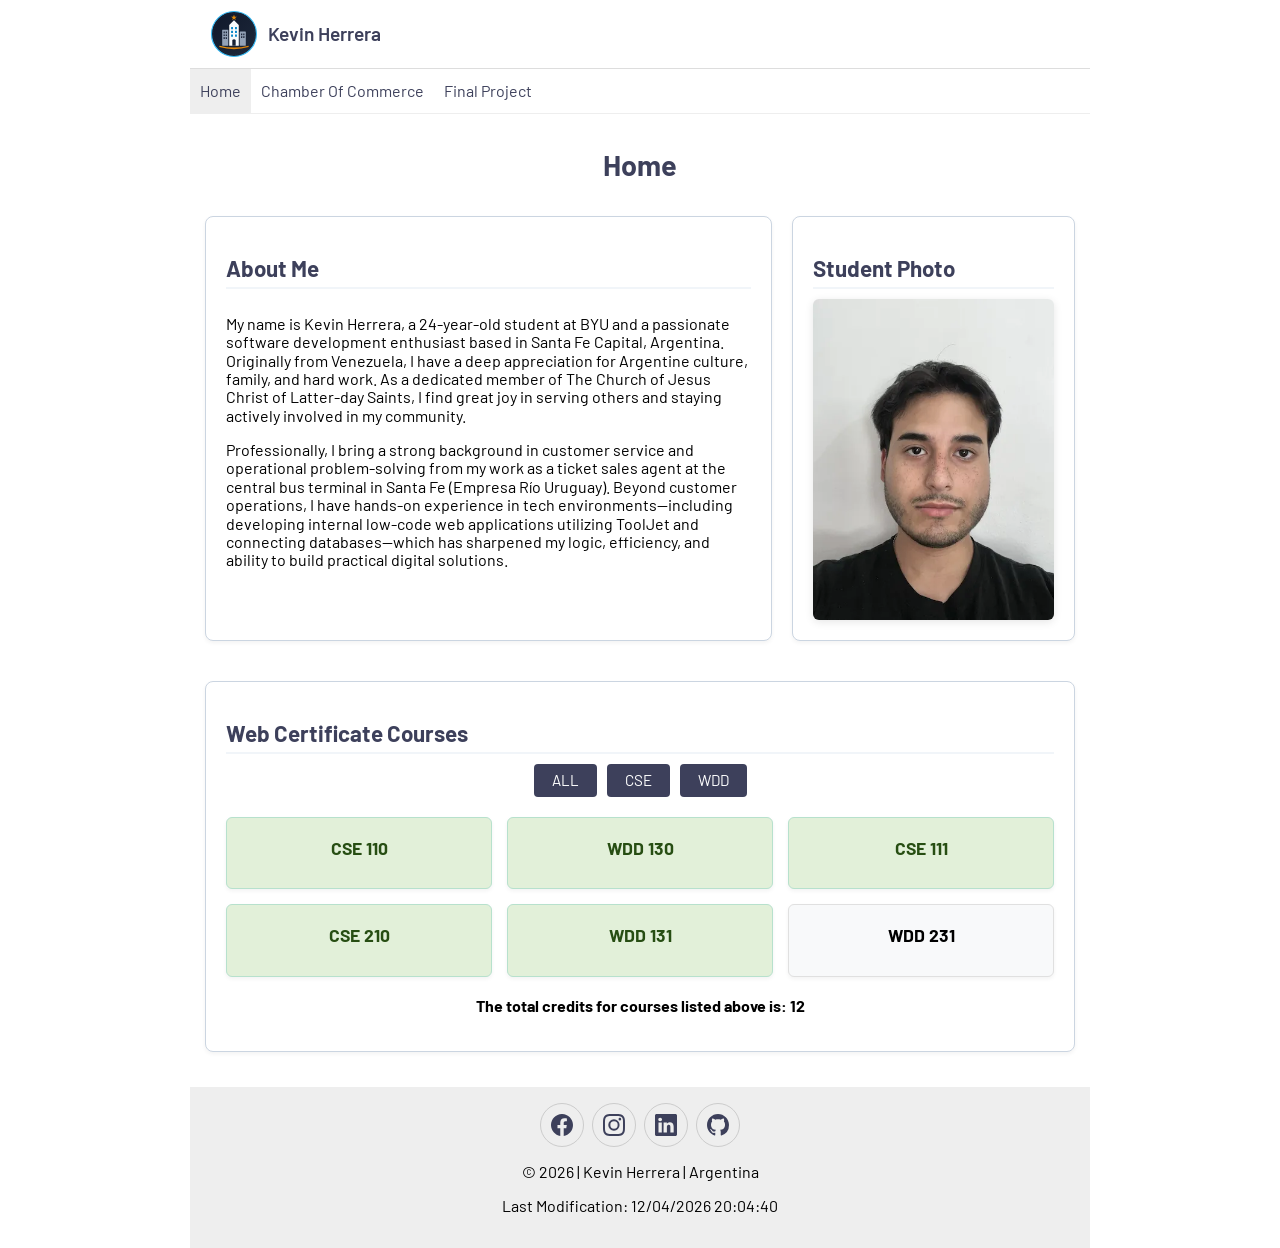
<file: index.html>
<!DOCTYPE html>
<html lang="en">
<head>
    <meta charset="UTF-8">
    <meta name="viewport" content="width=device-width, initial-scale=1.0">
    <title>Course Home Page</title>
    <meta name="description" content="Portfolio and course project home page for Kevin Herrera, web development student at BYU-Pathway Worldwide.">
    <meta name="author" content="Kevin Herrera">
    <meta name="date" content="2026-11-02">
    <link rel="icon" href="favicon.ico"> <!-- Favorite Icon (argentinian flag) -->

    <!-- Article Metadata -->
    <meta property="article:published_time" content="2026-11-02T00:00:00Z">

    <!-- Open Graph Meta Tags -->
    <meta property="og:title" content="WDD 231 - Web Frontend Development I - Kevin Herrera">
    <meta property="og:description" content="Course project homepage for Kevin Herrera in WDD 231: Web Frontend Development I at BYU-Idaho, featuring web certificates and assignments.">
    <meta property="og:url" content="https://kev8bits.github.io/wdd231/">
    <meta property="og:locale" content="en_US">
    <meta property="og:image" content="https://kev8bits.github.io/wdd231/images/logo(meta).webp">
    <meta property="og:type" content="website">

    <!-- Twitter Card Meta Tags -->
    <meta name="twitter:card" content="summary_large_image">
    <meta name="twitter:description" content="Course project homepage for Kevin Herrera in WDD 231: Web Frontend Development I at BYU-Idaho, featuring web certificates and assignments.">

    <!-- Style Sheets Here -->
    <link rel="stylesheet" href="styles/normalize.css">
    <link rel="stylesheet" href="styles/base.css">
    <link rel="stylesheet" href="styles/larger.css">

    <!-- Google Fonts Here -->
    <link rel="preconnect" href="https://fonts.googleapis.com">
    <link rel="preconnect" href="https://fonts.gstatic.com" crossorigin>
    <link href="https://fonts.googleapis.com/css2?family=Barlow:ital,wght@0,100;0,200;0,300;0,400;0,500;0,600;0,700;0,800;0,900;1,100;1,200;1,300;1,400;1,500;1,600;1,700;1,800;1,900&display=swap" rel="stylesheet">

    <!-- JS scripts -->
    <script src="scripts/navigation.js" defer></script>
    <script src="scripts/getdates.js" defer></script>
    <script src="scripts/courses.js" defer></script>

</head>
<body>
    <header>
        <img src="images/logo.svg" alt="site logo" width="48" height="48">
        <span>Kevin Herrera</span>
        <button id="ham-btn" class="hamburger" aria-label="Toggle navigation" aria-expanded="false"></button>
    </header>

    <nav id="nav-bar" class="navigation">
        <ul>
            <li class="current"><a href="#" aria-current="page">Home</a></li>
            <li><a href="https://kev8bits.github.io/wdd231/chamber/index.html">Chamber Of Commerce</a></li>
            <li><a href="#">Final Project</a></li>
        </ul>
    </nav>

    <main>
        <h1>Home</h1>

        <section class="card">
            <h2>About Me</h2>
            <div class="card-content">
                <div class="card-text">
                    <p>My name is Kevin Herrera, a 24-year-old student at BYU and a passionate software development enthusiast based in Santa Fe Capital, Argentina. Originally from Venezuela, I have a deep appreciation for Argentine culture, family, and hard work. As a dedicated member of The Church of Jesus Christ of Latter-day Saints, I find great joy in serving others and staying actively involved in my community.</p>
                    <p>Professionally, I bring a strong background in customer service and operational problem-solving from my work as a ticket sales agent at the central bus terminal in Santa Fe (Empresa Río Uruguay). Beyond customer operations, I have hands-on experience in tech environments—including developing internal low-code web applications utilizing ToolJet and connecting databases—which has sharpened my logic, efficiency, and ability to build practical digital solutions.</p>
                </div>
            </div>
        </section>

        <section class="card">
            <h2>Student Photo</h2>
            <div class="card-content">
                <img src="images/profile.webp" alt="Kevin Herrera Profile photo" width="400" height="533" loading="lazy">
            </div>
        </section>

        <section class="card">
            <h2>Web Certificate Courses</h2>
            <div class="filters">
                <button id="all">ALL</button>
                <button id="cse">CSE</button>
                <button id="wdd">WDD</button>
            </div>

            <!-- dynamic js-generated container -->
            <div id="courses-container" class="courses-grid"></div>

            <p id="total-credits">The total credits for courses listed above is: <span id="credits-count">0</span></p>

        </section>

        <dialog id="course-details"></dialog>
    </main>


    <footer>
        <div class="social">
            <a href="https://www.facebook.com/kevin.herrera.94849" target="_blank"><img src="images/facebook.svg" alt="Facebook Profile" width="16" height="16"></a>
            <a href="https://www.instagram.com/kev_hc/" target="_blank"><img src="images/instagram.svg" alt="instagram Profile" width="16" height="16"></a>
            <a href="https://www.linkedin.com/in/kevin-herrera-a41b052ba" target="_blank"><img src="images/linkedin.svg" alt="LinkedIn Profile" width="16" height="16"></a>
            <a href="https://github.com/kev8bits" target="_blank"><img src="images/github.svg" alt="GitHub Profile" width="16" height="16"></a>
        </div>
        <p>&copy; <span id="currentYear"></span> | Kevin Herrera | Argentina</p>
        <p id="lastModified"></p>
    </footer>
</body>
</html>
</file>
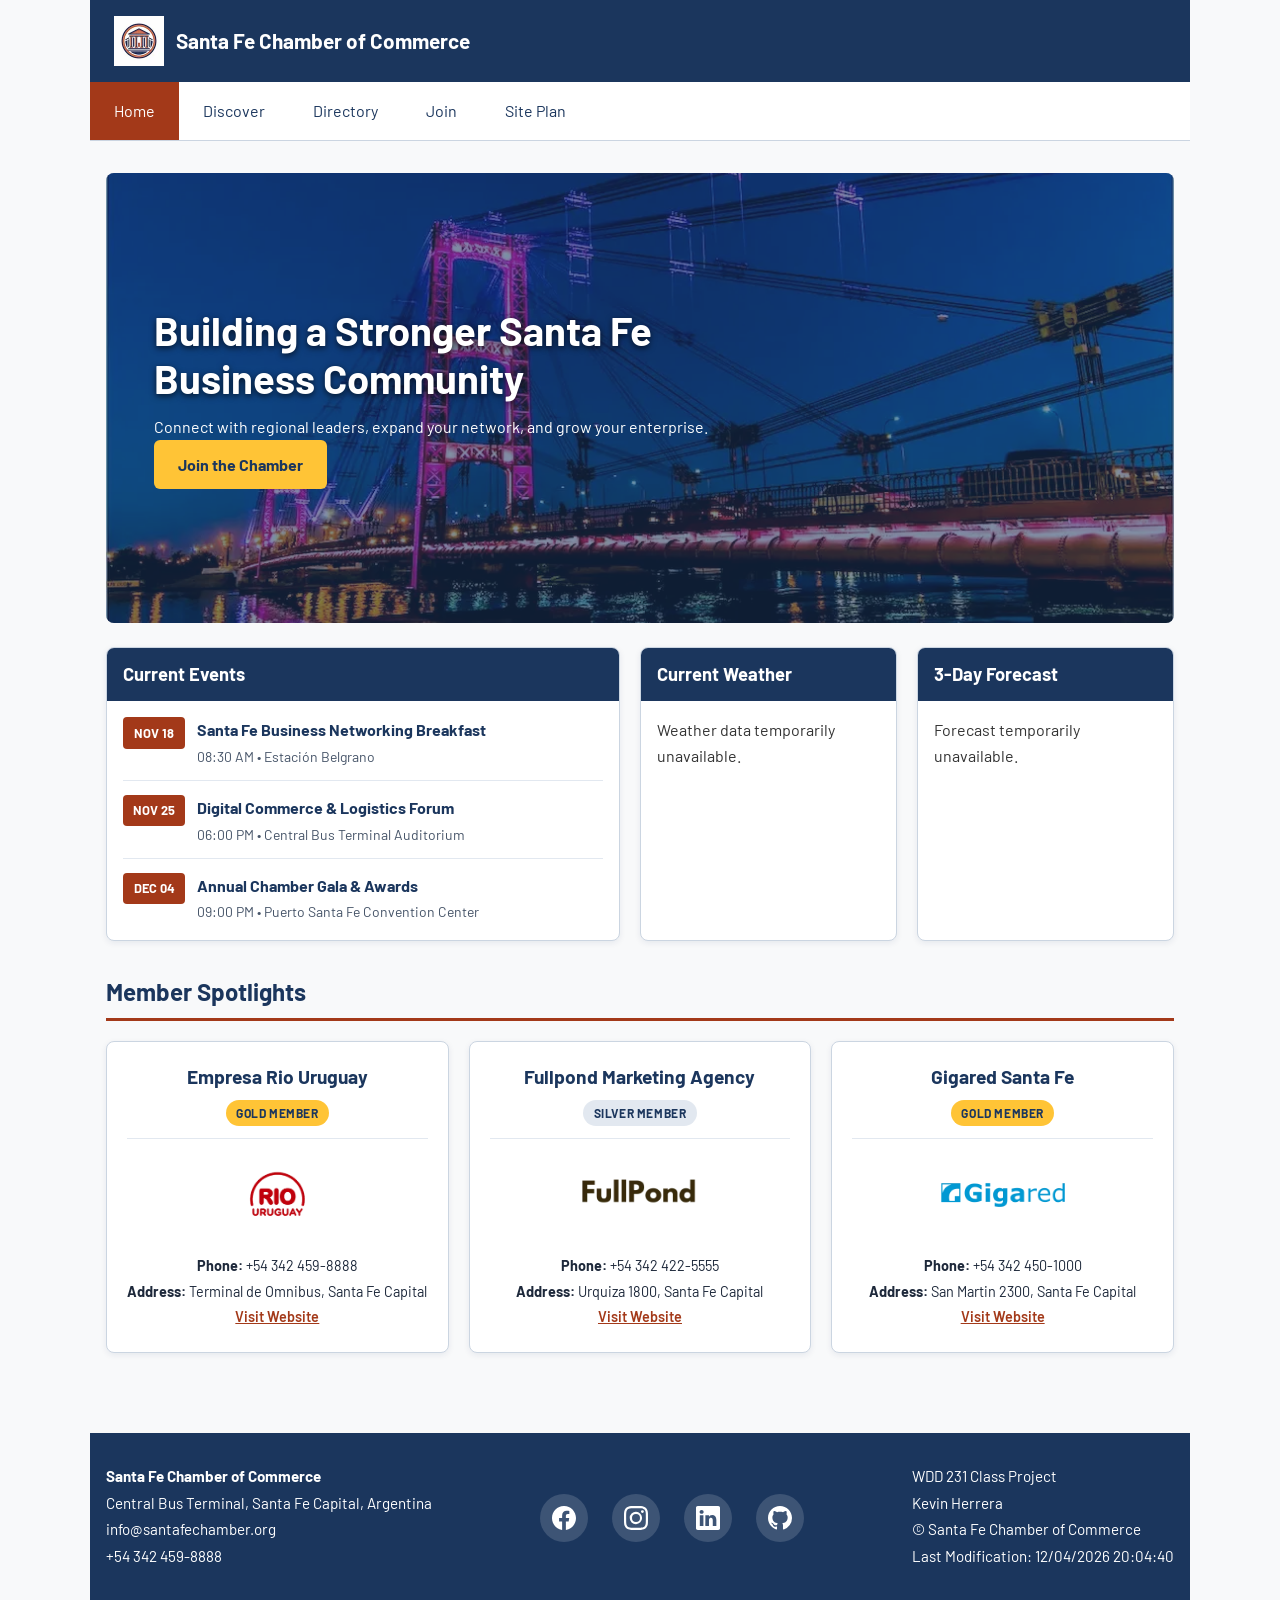
<file: chamber/index.html>
<!DOCTYPE html>
<html lang="en">
<head>
    <meta charset="UTF-8">
    <meta name="viewport" content="width=device-width, initial-scale=1.0">
    <title>Home - Santa Fe Chamber of Commerce</title>
    <meta name="description" content="Welcome to the Santa Fe Chamber of Commerce. Connecting local businesses, fostering economic growth, and supporting community events in Santa Fe Capital.">
    <meta name="author" content="Kevin Herrera">

    <!-- Favicon Integration -->
    <link rel="icon" href="images/favicon.webp" type="image/webp">

    <!-- Open Graph Metadata -->
    <meta property="og:title" content="Santa Fe Chamber of Commerce | Local Business Hub">
    <meta property="og:description" content="Empowering local commerce, networking, and economic development in Santa Fe Capital, Argentina.">
    <meta property="og:image" content="https://kev8bits.github.io/wdd231/chamber/images/puente_sfe.webp">
    <meta property="og:url" content="https://kev8bits.github.io/wdd231/chamber/index.html">
    <meta property="og:type" content="website">

    <!-- Google Fonts (Barlow) -->
    <link rel="preconnect" href="https://fonts.googleapis.com">
    <link rel="preconnect" href="https://fonts.gstatic.com" crossorigin>
    <link rel="stylesheet" href="https://fonts.googleapis.com/css2?family=Barlow:ital,wght@0,300;0,400;0,600;0,700;1,400&display=swap">

    <!-- Stylesheets -->
    <link rel="stylesheet" href="../styles/normalize.css">
    <link rel="stylesheet" href="styles/base.css">
    <link rel="stylesheet" href="styles/base-larger.css">
    <link rel="stylesheet" href="styles/directory.css">
    <link rel="stylesheet" href="styles/directory-larger.css" media="screen and (min-width: 48rem)">
    <link rel="stylesheet" href="styles/home.css">
    <link rel="stylesheet" href="styles/home-larger.css" media="screen and (min-width: 48rem)">

    <!-- Scripts -->
    <script type="module" src="scripts/home.mjs"></script>
    <!-- preload hero image -->
    <link rel="preload" as="image" href="images/puente_sfe_small.webp" media="(max-width: 767px)" fetchpriority="high">
    <link rel="preload" as="image" href="images/puente_sfe.webp" media="(min-width: 768px)" fetchpriority="high">
</head>
<body>
    <header>
        <div class="header-container">
            <img src="images/logo_header.webp" alt="Santa Fe Chamber of Commerce Logo" width="50" height="50" loading="eager" fetchpriority="high">
            <span>Santa Fe Chamber of Commerce</span>
        </div>
        <button id="ham-btn" class="hamburger" aria-label="Toggle Navigation Menu" aria-expanded="false"></button>
    </header>

    <nav id="nav-bar" class="navigation">
        <ul>
            <li class="current"><a href="index.html" aria-current="page">Home</a></li>
            <li><a href="discover.html">Discover</a></li>
            <li><a href="directory.html">Directory</a></li>
            <li><a href="join.html">Join</a></li>
            <li><a href="siteplan.html">Site Plan</a></li>
        </ul>
    </nav>

    <main class="home-main">
        <!-- Hero Section (Scalable <img> + CTA) -->
        <section class="hero" aria-label="Welcome Banner">
            <picture>
                <source media="(max-width: 767px)" srcset="images/puente_sfe_small.webp">
                <img src="images/puente_sfe.webp" alt="Panoramic view of Santa Fe Capital commercial district and suspension bridge" width="1054" height="721" loading="eager" fetchpriority="high">
            </picture>
            <div class="hero-overlay">
                <h1>Building a Stronger Santa Fe Business Community</h1>
                <p>Connect with regional leaders, expand your network, and grow your enterprise.</p>
                <a href="join.html" class="cta-btn">Join the Chamber</a>
            </div>
        </section>

        <!-- Info Grid: Current Events + Weather + 3-Day Forecast -->
        <section class="info-panels" aria-label="Events and Local Weather">
            <!-- Current Events Card -->
            <article class="panel-card events-card">
                <h2>Current Events</h2>
                <ul class="event-list">
                    <li>
                        <span class="event-date">NOV 18</span>
                        <div>
                            <h3>Santa Fe Business Networking Breakfast</h3>
                            <p>08:30 AM &bull; Estación Belgrano</p>
                        </div>
                    </li>
                    <li>
                        <span class="event-date">NOV 25</span>
                        <div>
                            <h3>Digital Commerce &amp; Logistics Forum</h3>
                            <p>06:00 PM &bull; Central Bus Terminal Auditorium</p>
                        </div>
                    </li>
                    <li>
                        <span class="event-date">DEC 04</span>
                        <div>
                            <h3>Annual Chamber Gala &amp; Awards</h3>
                            <p>09:00 PM &bull; Puerto Santa Fe Convention Center</p>
                        </div>
                    </li>
                </ul>
            </article>

            <!-- Current Weather Card -->
            <article class="panel-card weather-card">
                <h2>Current Weather</h2>
                <div id="current-weather" class="weather-current-box">
                    <p>Loading Santa Fe weather...</p>
                </div>
            </article>

            <!-- 3-Day Forecast Card -->
            <article class="panel-card forecast-card">
                <h2>3-Day Forecast</h2>
                <div id="weather-forecast" class="forecast-list">
                    <p>Loading forecast...</p>
                </div>
            </article>
        </section>

        <!-- Company Spotlights (Random Gold & Silver Members) -->
        <section class="spotlights-section" aria-labelledby="spotlights-heading">
            <h2 id="spotlights-heading">Member Spotlights</h2>
            <div id="spotlights-container" class="spotlights-grid"></div>
        </section>
    </main>

    <footer>
        <div class="footer-content">
            <div class="footer-info">
                <p><strong>Santa Fe Chamber of Commerce</strong></p>
                <p>Central Bus Terminal, Santa Fe Capital, Argentina</p>
                <p>info@santafechamber.org</p>
                <p>+54 342 459-8888</p>
            </div>
            <div class="footer-social">
                <a href="https://www.facebook.com/kevin.herrera.94849" target="_blank" rel="noopener" aria-label="Facebook Profile">
                    <img src="../images/facebook.svg" alt="" width="24" height="24" loading="lazy">
                </a>
                <a href="https://www.instagram.com/kev_hc/" target="_blank" rel="noopener" aria-label="Instagram Profile">
                    <img src="../images/instagram.svg" alt="" width="24" height="24" loading="lazy">
                </a>
                <a href="https://www.linkedin.com/in/kevin-herrera-a41b052ba" target="_blank" rel="noopener" aria-label="LinkedIn Profile">
                    <img src="../images/linkedin.svg" alt="" width="24" height="24" loading="lazy">
                </a>
                <a href="https://github.com/kev8bits" target="_blank" rel="noopener" aria-label="GitHub Profile">
                    <img src="../images/github.svg" alt="" width="24" height="24" loading="lazy">
                </a>
            </div>
            <div class="footer-project">
                <p>WDD 231 Class Project</p>
                <p>Kevin Herrera</p>
                <p>&copy;<span id="currentyear"></span> Santa Fe Chamber of Commerce</p>
                <p id="lastModified"></p>
            </div>
        </div>
    </footer>
</body>
</html>
</file>
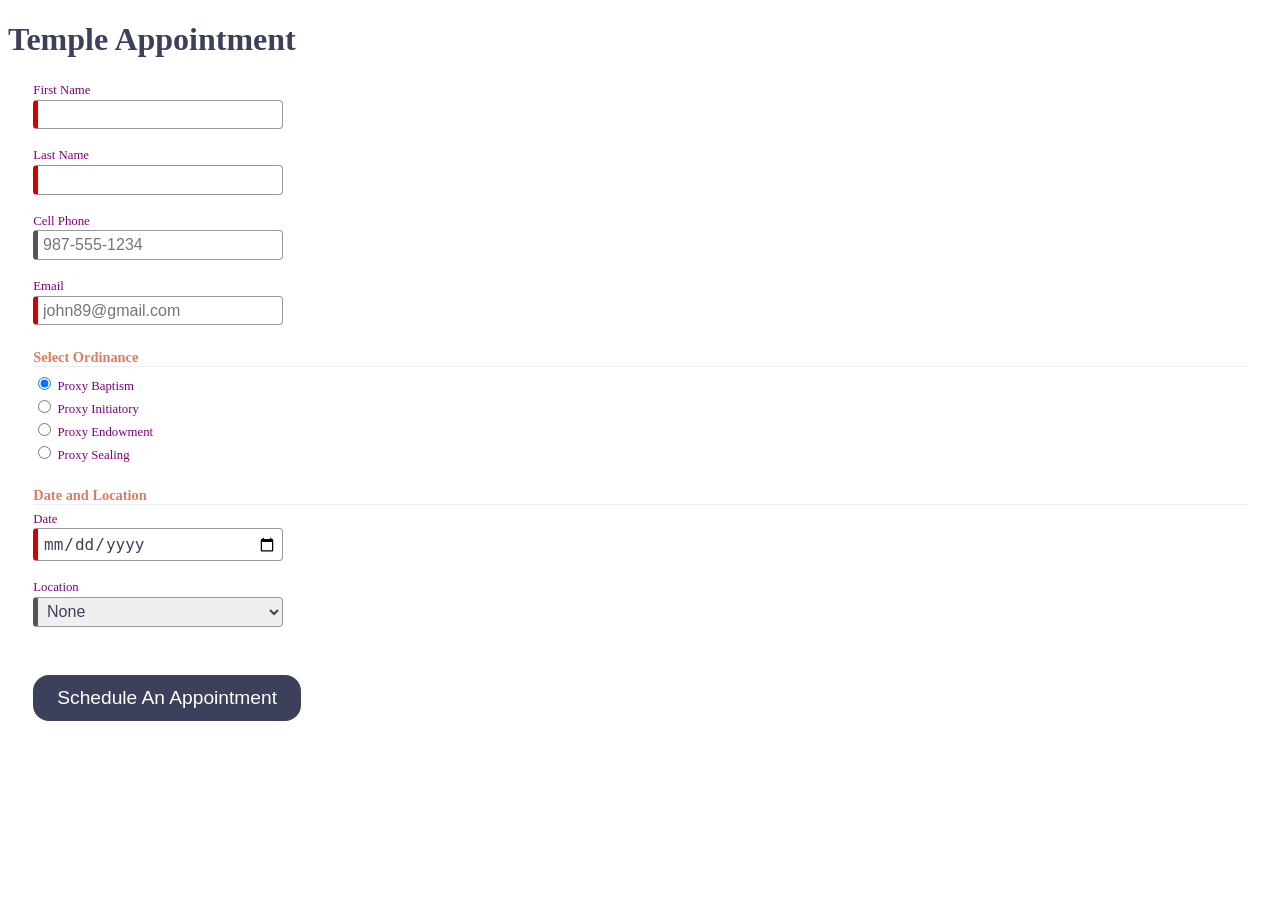
<file: startHere/startHere/index.html>
<!DOCTYPE html>
<html lang="en">

<head>
  <meta charset="UTF-8">
  <meta name="viewport" content="width=device-width, initial-scale=1.0">
  <meta name="description" content="Web Lab Start File">
  <meta name="author" content="Paul Cheney">

  <link rel="stylesheet" href="styles/small.css">
  <link rel="stylesheet" href="styles/large.css">

  <title>Web Lab Start File</title>
</head>

<body>

  <main>
    <h1>Temple Appointment</h1>

    <form method="GET" action="thanks.html" class="designOne">
      <label>First Name <input type="text" name="first" required autocomplete="given-name" title="Your First Name"></label>
        <label>Last Name <input type="text" name="last" required autocomplete="family-name" title="Your Last Name"></label>
        <label>Cell Phone <input type="tel" name="phone"  autocomplete="tel" title="A Phone Number with dashes" placeholder="987-555-1234" ></label>
        <label>Email <input type="email" name="email" required placeholder="john89@gmail.com"  title="Your Email" autocomplete="email"></label>
  

        <h3>Select Ordinance</h3>
        <label><input type="radio" name="ordinance" value="Baptism" checked> Proxy Baptism</label>
        <label><input type="radio" name="ordinance" value="Initiatory"> Proxy Initiatory</label>
        <label><input type="radio" name="ordinance" value="Endowment"> Proxy Endowment</label>
        <label><input type="radio" name="ordinance" value="Sealing"> Proxy Sealing</label>

        
        <h3>Date and Location</h3>
        <label>Date <input type="date" name="date" required></label>

        <label>Location
          <select name="location" required>
            <option value="">None</option>
            <option value="Payson">Payson</option>
            <option value="Orem">Orem</option>
            <option value="Provo City Center">Provo City Center</option>
          </select>
        </label>

        <input type="submit" value="Schedule An Appointment">
    </form>

    
  </main>

</body>
</html>
</file>
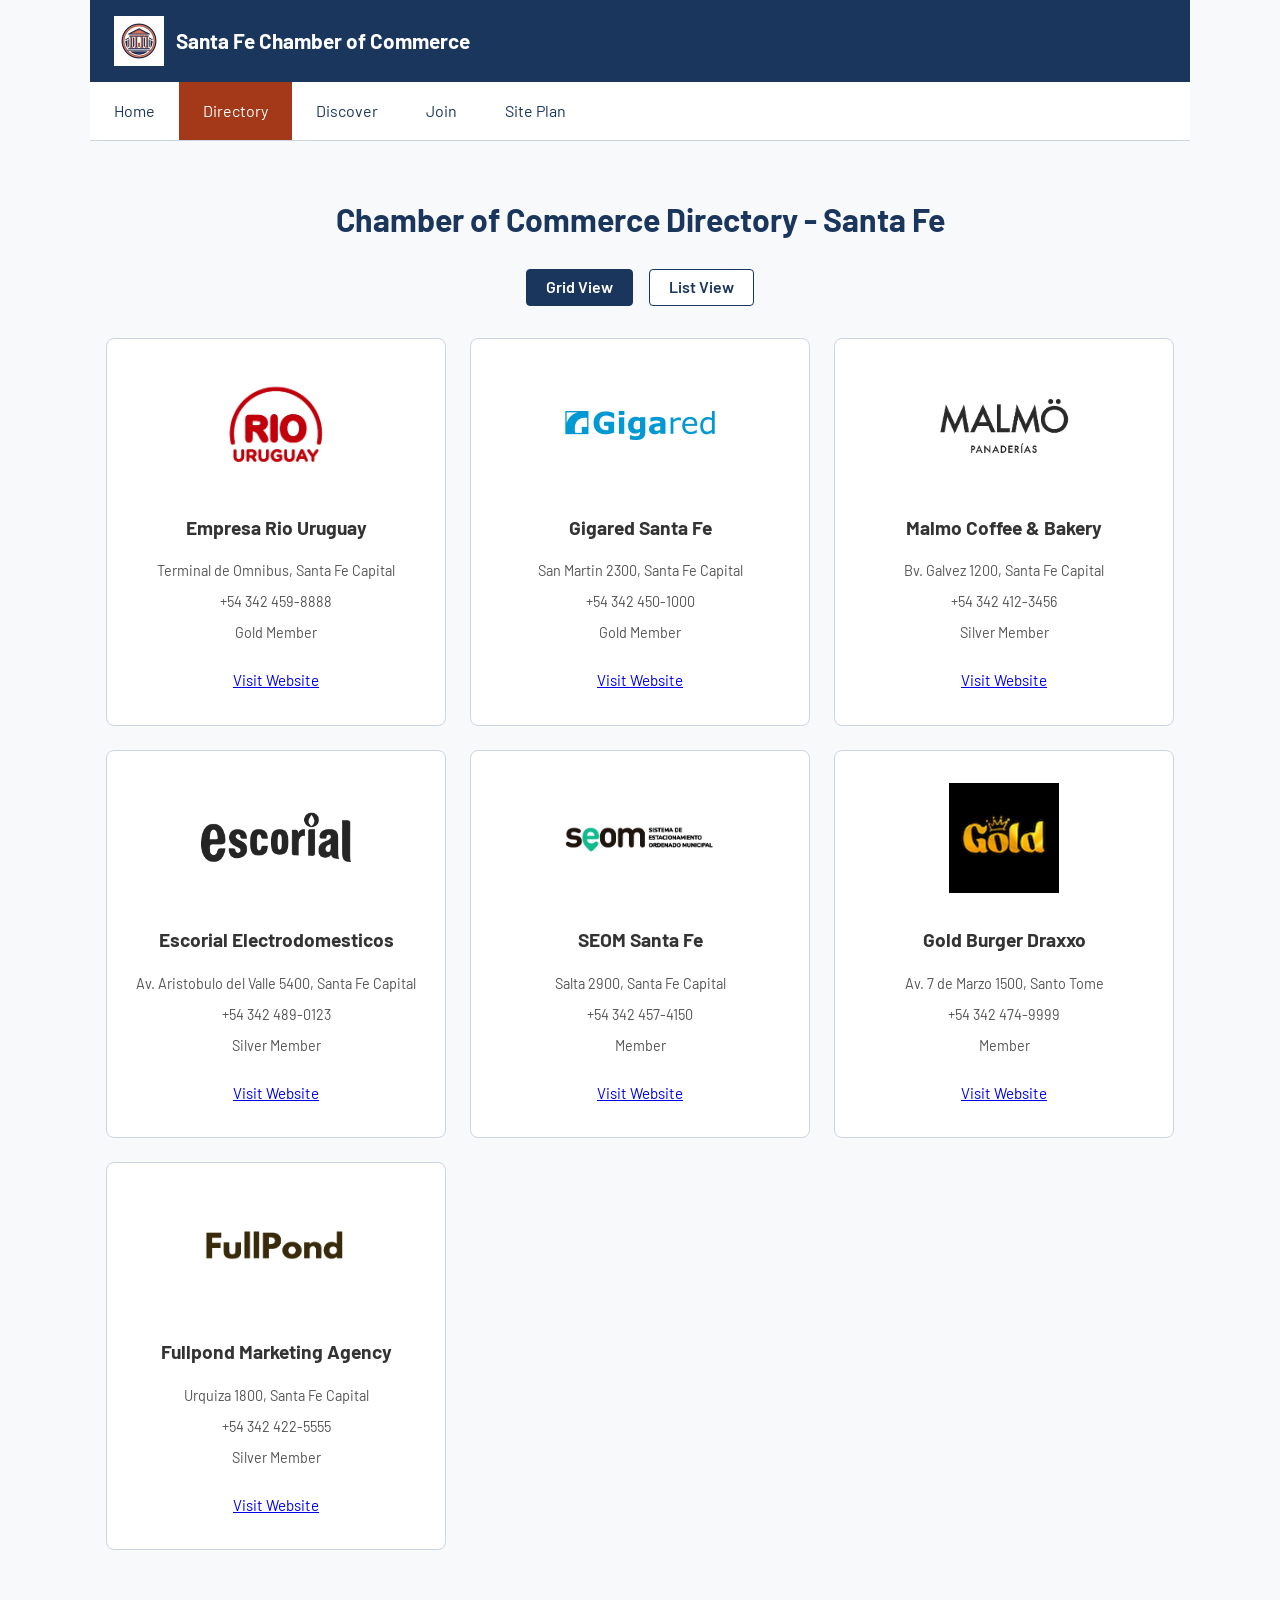
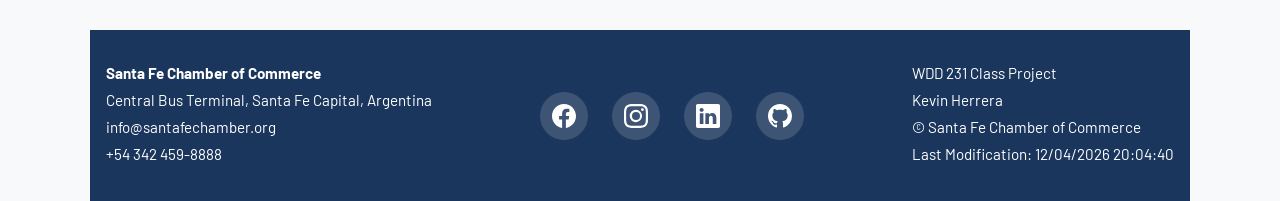
<file: chamber/directory.html>
<!DOCTYPE html>
<html lang="en">
<head>
    <meta charset="UTF-8">
    <meta name="viewport" content="width=device-width, initial-scale=1.0">
    <title>Chamber of Commerce Directory - Santa Fe</title>
    <meta name="description" content="Business directory for the Santa Fe Chamber of Commerce, promoting local commerce, services, and partnerships.">
    <meta name="author" content="Kevin Herrera">

    <!-- Favicon Integration -->
    <link rel="icon" href="images/favicon.webp" type="image/webp">

    <!-- Open Graph Metadata -->
    <meta property="og:title" content="Santa Fe Chamber of Commerce Directory"> 
    <meta property="og:description" content="Discover local businesses, services, and members of the Santa Fe Chamber of Commerce.">
    <meta property="og:image" content="https://kev8bits.github.io/wdd231/chamber/images/favicon.webp">
    <meta property="og:url" content="https://kev8bits.github.io/wdd231/chamber/directory.html">
    <meta property="og:type" content="website">

    <!-- Google Fonts (Barlow) -->
    <link rel="preconnect" href="https://fonts.googleapis.com">
    <link rel="preconnect" href="https://fonts.gstatic.com" crossorigin>
    <link rel="stylesheet" href="https://fonts.googleapis.com/css2?family=Barlow:ital,wght@0,300;0,400;0,600;0,700;1,400&display=swap">


    <!-- Stylesheets -->
    <link rel="stylesheet" href="../styles/normalize.css">
    <link rel="stylesheet" href="styles/base.css">
    <link rel="stylesheet" href="styles/base-larger.css">
    <link rel="stylesheet" href="styles/directory.css">
    <!-- Non-blocking desktop styles -->
    <link rel="stylesheet" href="styles/directory-larger.css" media="screen and (min-width: 48rem)">

    <!-- Scripts -->
    <script type="module" src="scripts/main.mjs"></script>
</head>
<body>
    <header>
        <div class="header-container">
            <img src="images/logo_header.webp" alt="Santa Fe Chamber of Commerce Logo" width="50" height="50" loading="eager" fetchpriority="high">
            <span>Santa Fe Chamber of Commerce</span>
        </div>
        <button id="ham-btn" class="hamburger" aria-label="Toggle Navigation Menu" aria-expanded="false"></button>
    </header>

    <nav id="nav-bar" class="navigation">
        <ul>
            <li><a href="index.html">Home</a></li>
            <li class="current"><a href="directory.html" aria-current="page">Directory</a></li>
            <li><a href="discover.html">Discover</a></li>
            <li><a href="join.html">Join</a></li>
            <li><a href="siteplan.html">Site Plan</a></li>
        </ul>
    </nav>

    <main>
        <h1>Chamber of Commerce Directory - Santa Fe</h1>

        <div class="view-controls">
            <button id="grid-view" class="active" aria-label="Display items in Grid view">Grid View</button>
            <button id="list-view" aria-label="Display items in List view">List View</button>
        </div>

        <div id="directory-container" class="grid-layout"></div>
    </main>

    <footer>
        <div class="footer-content">
            <div class="footer-info">
                <p><strong>Santa Fe Chamber of Commerce</strong></p>
                <p>Central Bus Terminal, Santa Fe Capital, Argentina</p>
                <p>info@santafechamber.org</p>
                <p>+54 342 459-8888</p>
            </div>
            <div class="footer-social">
                <a href="https://www.facebook.com/kevin.herrera.94849" target="_blank" rel="noopener" aria-label="Facebook Profile">
                    <img src="../images/facebook.svg" alt="" width="24" height="24" loading="lazy">
                </a>
                <a href="https://www.instagram.com/kev_hc/" target="_blank" rel="noopener" aria-label="Instagram Profile">
                    <img src="../images/instagram.svg" alt="" width="24" height="24" loading="lazy">
                </a>
                <a href="https://www.linkedin.com/in/kevin-herrera-a41b052ba" target="_blank" rel="noopener" aria-label="LinkedIn Profile">
                    <img src="../images/linkedin.svg" alt="" width="24" height="24" loading="lazy">
                </a>
                <a href="https://github.com/kev8bits" target="_blank" rel="noopener" aria-label="GitHub Profile">
                    <img src="../images/github.svg" alt="" width="24" height="24" loading="lazy">
                </a>
            </div>
            <div class="footer-project">
                <p>WDD 231 Class Project</p>
                <p>Kevin Herrera</p>
                <p>&copy;<span id="currentyear"></span> Santa Fe Chamber of Commerce</p>
                <p id="lastModified"></p>
            </div>
        </div>
    </footer>
</body>
</html>
</file>
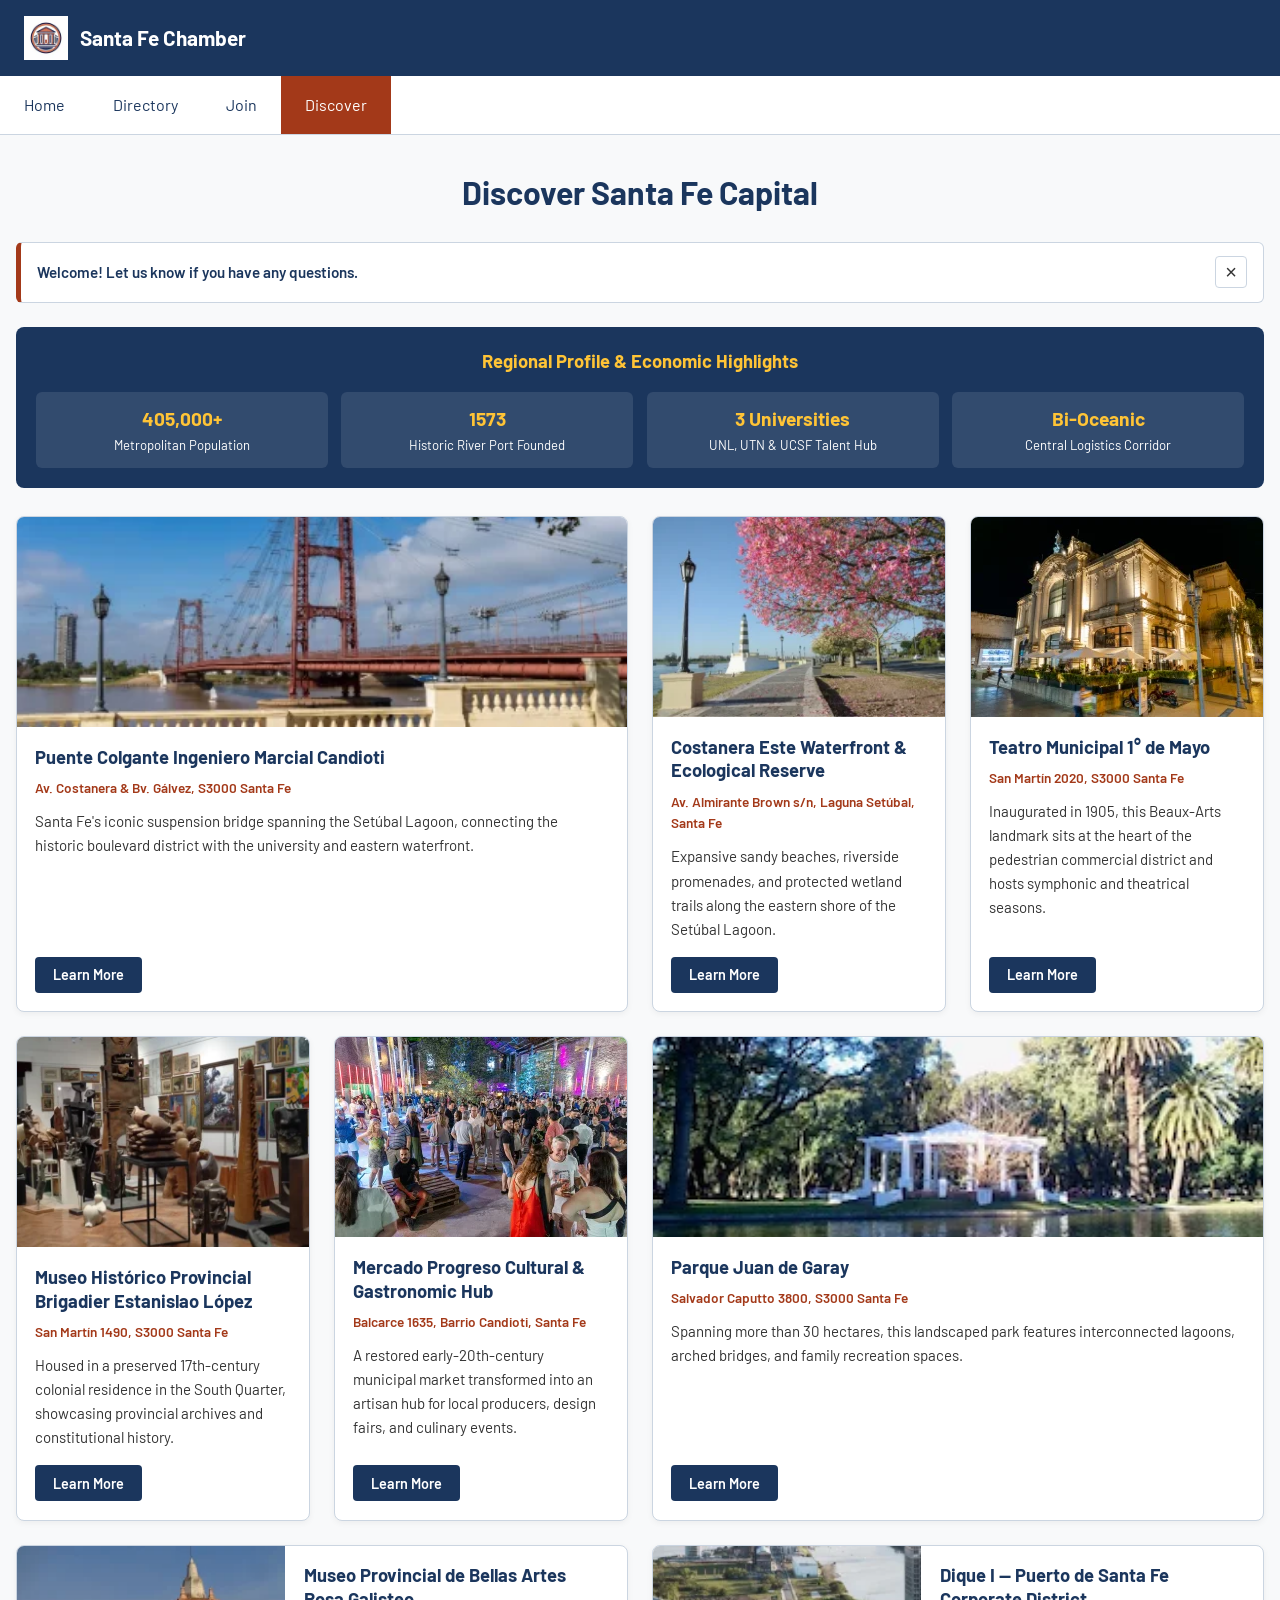
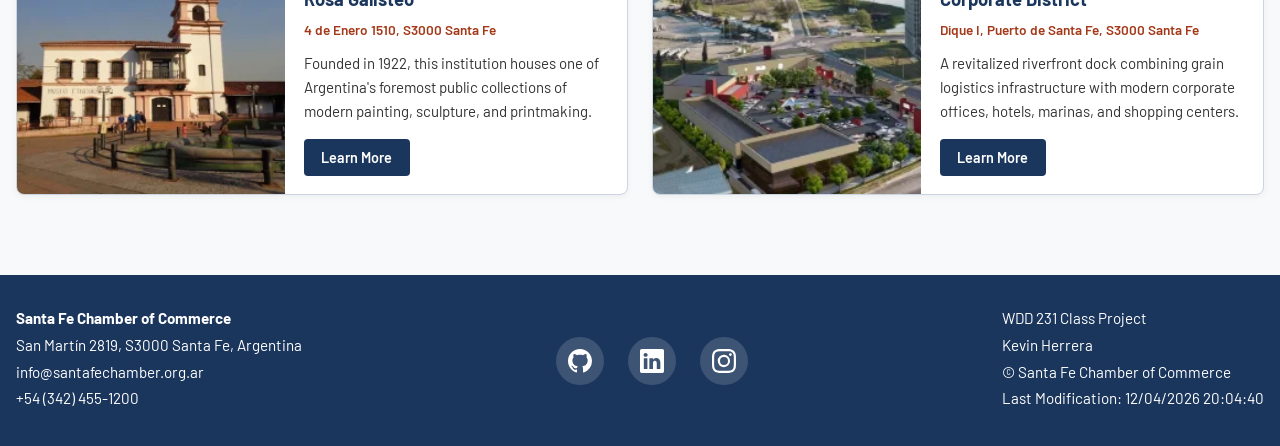
<file: chamber/discover.html>
<!DOCTYPE html>
<html lang="en">
<head>
  <meta charset="UTF-8">
  <meta name="viewport" content="width=device-width, initial-scale=1.0">
  <meta name="description" content="Discover Santa Fe landmarks, cultural institutions, waterfront parks, and commercial hubs promoted by the Santa Fe Chamber of Commerce.">
  <meta name="author" content="Kevin Herrera">
  <meta property="og:title" content="Discover Santa Fe | Santa Fe Chamber of Commerce">
  <meta property="og:description" content="Explore key landmarks, demographics, and business districts across Santa Fe Capital, Argentina.">
  <meta property="og:type" content="website">
  <meta property="og:url" content="https://kev8bits.github.io/wdd231/chamber/discover.html">
  <meta property="og:image" content="https://kev8bits.github.io/wdd231/chamber/images/puente_sfe.webp">
  <title>Discover Santa Fe | Santa Fe Chamber of Commerce</title>
  <link rel="icon" href="../favicon.ico">
  <link rel="preconnect" href="https://fonts.googleapis.com">
  <link rel="preconnect" href="https://fonts.gstatic.com" crossorigin>
  <link href="https://fonts.googleapis.com/css2?family=Barlow:wght@400;600;700&amp;display=swap" rel="stylesheet">
  <link rel="preload" as="image" href="images/puente-colgante.webp" fetchpriority="high">
  <link rel="stylesheet" href="styles/base.css">
  <link rel="stylesheet" href="styles/base-larger.css" media="(min-width: 48rem)">
  <link rel="stylesheet" href="styles/discover.css">
  <link rel="stylesheet" href="styles/discover-larger.css" media="(min-width: 40.0625rem)">
  <script type="module" src="scripts/main.mjs"></script>

  <link rel="modulepreload" href="scripts/ui-controllers.mjs">
  <link rel="modulepreload" href="scripts/discover.mjs">
  <link rel="modulepreload" href="data/discover.mjs">
</head>
<body>
  <header>
    <div class="header-container">
      <img src="images/logo_header.webp" alt="Santa Fe Chamber of Commerce Logo" width="44" height="44">
      <span>Santa Fe Chamber</span>
    </div>
    <button id="ham-btn" class="hamburger" type="button" aria-label="Toggle navigation menu" aria-expanded="false"></button>
  </header>

  <nav id="nav-bar" class="navigation" aria-label="Primary Navigation">
    <ul>
      <li><a href="index.html">Home</a></li>
      <li><a href="directory.html">Directory</a></li>
      <li><a href="join.html">Join</a></li>
      <li class="current"><a href="discover.html" aria-current="page">Discover</a></li>
    </ul>
  </nav>

  <main>
    <h1>Discover Santa Fe Capital</h1>

    <aside id="visit-banner" class="visit-banner" aria-live="polite">
      <p id="visit-message">Welcome! Let us know if you have any questions.</p>
      <button id="close-visit-btn" class="close-visit-btn" type="button" aria-label="Dismiss visitor message">&times;</button>
    </aside>

    <section class="demographics-strip" aria-labelledby="region-overview-heading">
      <h2 id="region-overview-heading">Regional Profile &amp; Economic Highlights</h2>
      <div class="stats-grid">
        <div class="stat-item">
          <span class="stat-value">405,000+</span>
          <span class="stat-label">Metropolitan Population</span>
        </div>
        <div class="stat-item">
          <span class="stat-value">1573</span>
          <span class="stat-label">Historic River Port Founded</span>
        </div>
        <div class="stat-item">
          <span class="stat-value">3 Universities</span>
          <span class="stat-label">UNL, UTN &amp; UCSF Talent Hub</span>
        </div>
        <div class="stat-item">
          <span class="stat-value">Bi-Oceanic</span>
          <span class="stat-label">Central Logistics Corridor</span>
        </div>
      </div>
    </section>

    <section class="discover-section" aria-labelledby="landmarks-heading">
      <h2 id="landmarks-heading" class="visually-hidden">Points of Interest in Santa Fe</h2>
      <div id="discover-grid" class="discover-grid"></div>
    </section>

    <dialog id="place-dialog" class="place-dialog" aria-labelledby="dialog-title">
      <div class="dialog-header">
        <h2 id="dialog-title">Landmark Details</h2>
        <button id="close-dialog-btn" class="close-dialog-btn" type="button" aria-label="Close modal">&times;</button>
      </div>
      <div class="dialog-body">
        <img id="dialog-image" src="images/puente-colgante.webp" alt="Selected Santa Fe landmark preview" width="400" height="223">
        <p id="dialog-category" class="dialog-badge"></p>
        <address id="dialog-address" class="dialog-address"></address>
        <p id="dialog-description" class="dialog-description"></p>
        <p id="dialog-highlight" class="dialog-highlight"></p>
      </div>
    </dialog>
  </main>

  <footer>
    <div class="footer-content">
      <div class="footer-info">
        <p><strong>Santa Fe Chamber of Commerce</strong></p>
        <p>San Martín 2819, S3000 Santa Fe, Argentina</p>
        <p>info@santafechamber.org.ar</p>
        <p>+54 (342) 455-1200</p>
      </div>

      <div class="footer-social">
        <a href="https://github.com/kev8bits" target="_blank" rel="noopener noreferrer" aria-label="GitHub">
          <img src="../images/github.svg" alt="" width="24" height="24">
        </a>
        <a href="https://www.linkedin.com" target="_blank" rel="noopener noreferrer" aria-label="LinkedIn">
          <img src="../images/linkedin.svg" alt="" width="24" height="24">
        </a>
        <a href="https://www.instagram.com" target="_blank" rel="noopener noreferrer" aria-label="Instagram">
          <img src="../images/instagram.svg" alt="" width="24" height="24">
        </a>
      </div>

      <div class="footer-project">
        <p>WDD 231 Class Project</p>
        <p>Kevin Herrera</p>
        <p>&copy; <span id="currentyear"></span> Santa Fe Chamber of Commerce</p>
        <p id="lastModified"></p>
      </div>
    </div>
  </footer>
</body>
</html>
</file>
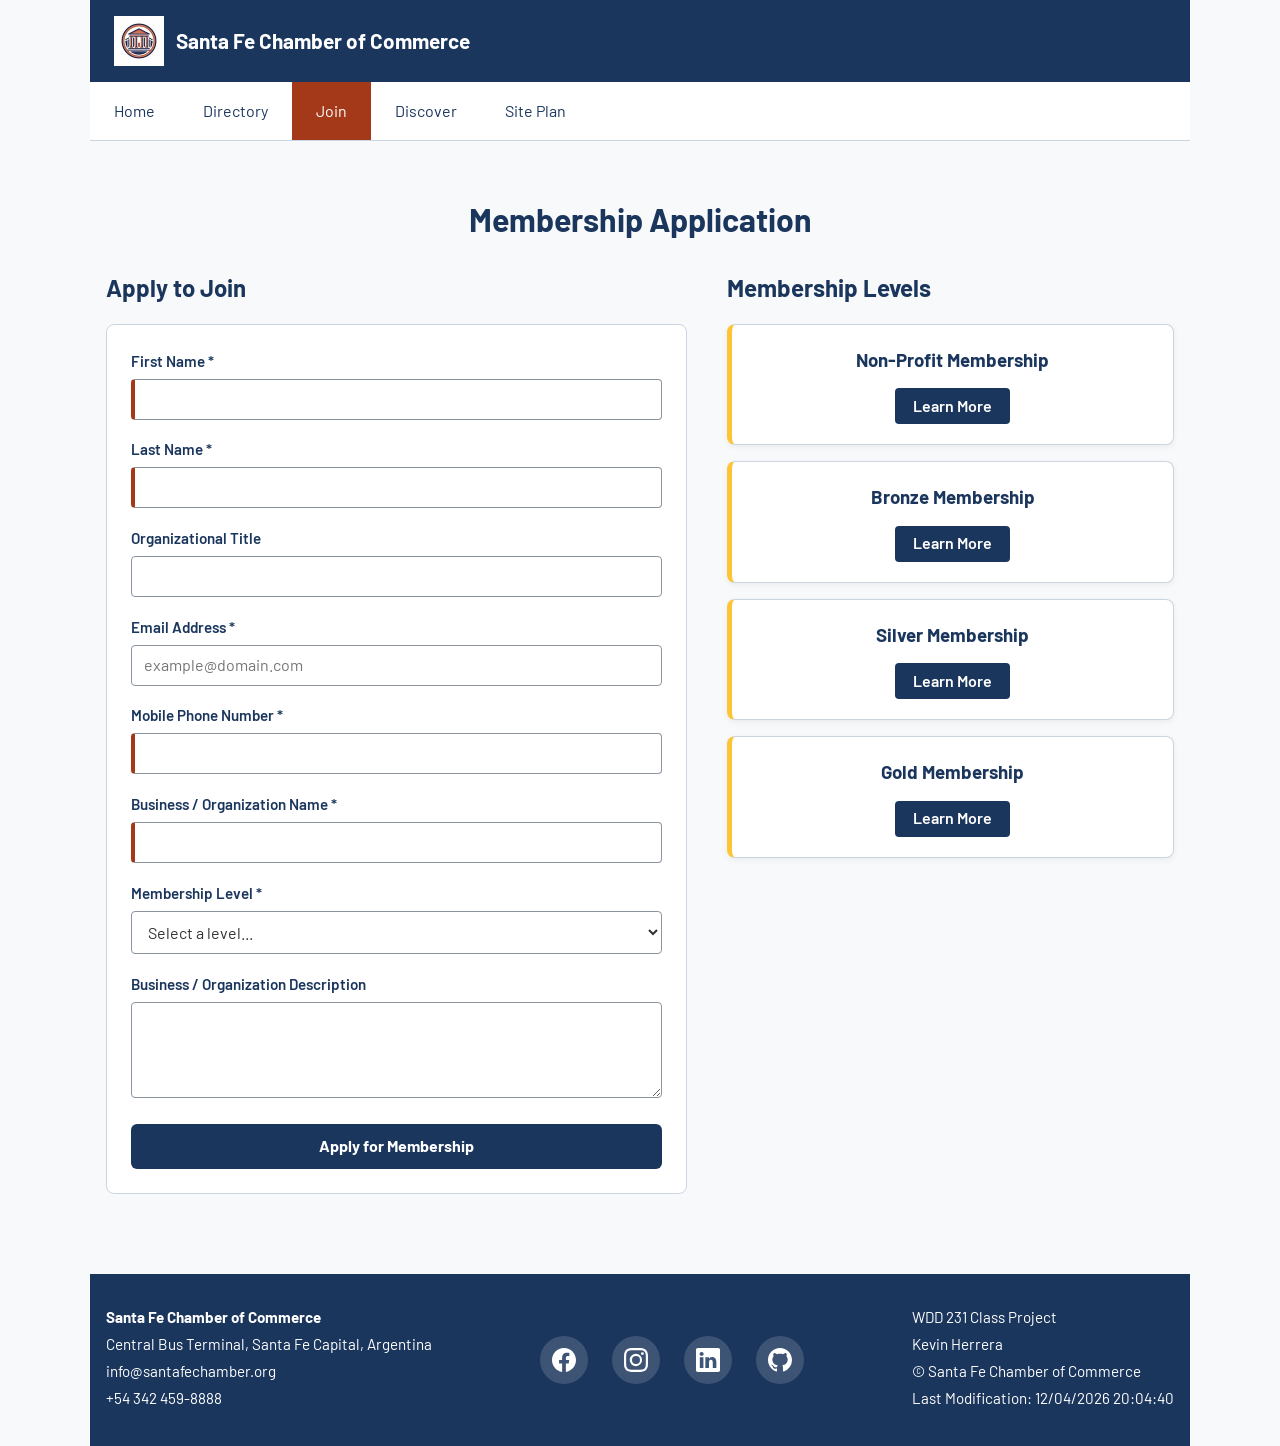
<file: chamber/join.html>
<!DOCTYPE html>
<html lang="en">
<head>
    <meta charset="UTF-8">
    <meta name="viewport" content="width=device-width, initial-scale=1.0">
    <meta name="description" content="Apply for membership at the Santa Fe Chamber of Commerce and connect with local businesses.">
    <meta name="author" content="Kevin Herrera">
    <title>Join | Santa Fe Chamber of Commerce</title>

    <link rel="icon" href="../favicon.ico">

    <!-- Open Graph Meta Tags -->
    <meta property="og:title" content="Join the Santa Fe Chamber of Commerce">
    <meta property="og:description" content="Choose your membership level and grow your business network in Santa Fe.">
    <meta property="og:image" content="https://kev8bits.github.io/wdd231/chamber/images/puente_sfe.webp">
    <meta property="og:url" content="https://kev8bits.github.io/wdd231/chamber/join.html">

    <!-- Google Fonts -->
    <link rel="preconnect" href="https://fonts.googleapis.com">
    <link rel="preconnect" href="https://fonts.gstatic.com" crossorigin>
    <link href="https://fonts.googleapis.com/css2?family=Barlow:wght@400;600;700&display=swap" rel="stylesheet">

    <!-- CSS -->
    <link rel="stylesheet" href="../styles/normalize.css">
    <link rel="stylesheet" href="styles/base.css">
    <link rel="stylesheet" href="styles/base-larger.css">
    <link rel="stylesheet" href="styles/join.css">
    <link rel="stylesheet" href="styles/join-larger.css">

    <!-- JS -->
    <script type="module" src="scripts/main.mjs"></script>
</head>
<body>
    <header>
        <div class="header-container">
            <img src="images/logo_header.webp" alt="Santa Fe Chamber of Commerce Logo" width="50" height="50">
            <span>Santa Fe Chamber of Commerce</span>
        </div>
        <button id="ham-btn" class="hamburger" aria-label="Toggle navigation menu"></button>
    </header>

    <nav id="nav-bar" class="navigation">
        <ul>
            <li><a href="index.html">Home</a></li>
            <li><a href="directory.html">Directory</a></li>
            <li class="current"><a href="join.html">Join</a></li>
            <li><a href="discover.html">Discover</a></li>
            <li><a href="siteplan.html">Site Plan</a></li>
        </ul>
    </nav>

    <main>
        <h1>Membership Application</h1>

        <div class="join-layout">
            <!-- Membership Application Form -->
            <section class="form-section">
                <h2>Apply to Join</h2>
                <form method="get" action="thankyou.html" class="wf1">
                    <label>
                        First Name *
                        <input type="text" name="first" title="Applicant First Name" autocomplete="given-name" required>
                    </label>

                    <label>
                        Last Name *
                        <input type="text" name="last" title="Applicant Last Name" autocomplete="family-name" required>
                    </label>

                    <label>
                        Organizational Title
                        <input type="text" name="title" title="Organizational Title (at least 7 letters, spaces, or hyphens)" autocomplete="organization-title" pattern="[A-Za-z\s\-]{7,}">
                    </label>

                    <label>
                        Email Address *
                        <input type="email" name="email" title="Applicant Email Address" autocomplete="email" placeholder="example@domain.com" required>
                    </label>

                    <label>
                        Mobile Phone Number *
                        <input type="tel" name="phone" title="Mobile Phone Number" autocomplete="tel" required>
                    </label>

                    <label>
                        Business / Organization Name *
                        <input type="text" name="organization" title="Business or Organization Name" autocomplete="organization" required>
                    </label>

                    <label>
                        Membership Level *
                        <select name="membership" title="Select a Membership Level" required>
                            <option value="" disabled selected>Select a level...</option>
                            <option value="np">NP Membership (Non-Profit - No Fee)</option>
                            <option value="bronze">Bronze Membership</option>
                            <option value="silver">Silver Membership</option>
                            <option value="gold">Gold Membership</option>
                        </select>
                    </label>

                    <label>
                        Business / Organization Description
                        <textarea name="description" title="Describe your business or organization" rows="4"></textarea>
                    </label>

                    <input type="hidden" name="timestamp" id="timestamp">

                    <input type="submit" value="Apply for Membership">
                </form>
            </section>

            <!-- Membership Level Cards -->
            <section class="cards-section">
                <h2>Membership Levels</h2>
                <div class="membership-cards">
                    <article class="level-card">
                        <h3>Non-Profit Membership</h3>
                        <button type="button" class="open-modal-btn" data-modal="modal-np">Learn More</button>
                    </article>

                    <article class="level-card">
                        <h3>Bronze Membership</h3>
                        <button type="button" class="open-modal-btn" data-modal="modal-bronze">Learn More</button>
                    </article>

                    <article class="level-card">
                        <h3>Silver Membership</h3>
                        <button type="button" class="open-modal-btn" data-modal="modal-silver">Learn More</button>
                    </article>

                    <article class="level-card">
                        <h3>Gold Membership</h3>
                        <button type="button" class="open-modal-btn" data-modal="modal-gold">Learn More</button>
                    </article>
                </div>
            </section>
        </div>

        <!-- Membership Modals -->
        <dialog id="modal-np" class="membership-modal">
            <div class="modal-header">
                <h3>Non-Profit Membership</h3>
                <button type="button" class="close-modal-btn" aria-label="Close modal">&times;</button>
            </div>
            <p><strong>Cost:</strong> Free ($0 / year)</p>
            <ul>
                <li>Listing in the online Chamber Directory</li>
                <li>Access to monthly community networking events</li>
                <li>Inclusion in the monthly Chamber newsletter</li>
            </ul>
        </dialog>

        <dialog id="modal-bronze" class="membership-modal">
            <div class="modal-header">
                <h3>Bronze Membership</h3>
                <button type="button" class="close-modal-btn" aria-label="Close modal">&times;</button>
            </div>
            <p><strong>Cost:</strong> $250 / year</p>
            <ul>
                <li>All Non-Profit Membership benefits</li>
                <li>15% discount on Chamber workshops and training sessions</li>
                <li>Ribbon-cutting ceremony announcement for new businesses</li>
            </ul>
        </dialog>

        <dialog id="modal-silver" class="membership-modal">
            <div class="modal-header">
                <h3>Silver Membership</h3>
                <button type="button" class="close-modal-btn" aria-label="Close modal">&times;</button>
            </div>
            <p><strong>Cost:</strong> $500 / year</p>
            <ul>
                <li>All Bronze Membership benefits</li>
                <li>30% discount on Chamber events and booth sponsorships</li>
                <li>Quarterly social media feature across Chamber channels</li>
                <li>Access to specialized business leadership training</li>
            </ul>
        </dialog>

        <dialog id="modal-gold" class="membership-modal">
            <div class="modal-header">
                <h3>Gold Membership</h3>
                <button type="button" class="close-modal-btn" aria-label="Close modal">&times;</button>
            </div>
            <p><strong>Cost:</strong> $1,000 / year</p>
            <ul>
                <li>All Silver Membership benefits</li>
                <li>Rotating Spotlight position on the Chamber Home Page</li>
                <li>50% discount on all Chamber events and annual gala</li>
                <li>VIP invitations to regional trade and policy roundtables</li>
            </ul>
        </dialog>
    </main>

    <footer>
        <div class="footer-content">
            <div class="footer-info">
                <p><strong>Santa Fe Chamber of Commerce</strong></p>
                <p>Central Bus Terminal, Santa Fe Capital, Argentina</p>
                <p>info@santafechamber.org</p>
                <p>+54 342 459-8888</p>
            </div>
            <div class="footer-social">
                <a href="https://www.facebook.com/kevin.herrera.94849" target="_blank" rel="noopener" aria-label="Facebook Profile">
                    <img src="../images/facebook.svg" alt="" width="24" height="24" loading="lazy">
                </a>
                <a href="https://www.instagram.com/kev_hc/" target="_blank" rel="noopener" aria-label="Instagram Profile">
                    <img src="../images/instagram.svg" alt="" width="24" height="24" loading="lazy">
                </a>
                <a href="https://www.linkedin.com/in/kevin-herrera-a41b052ba" target="_blank" rel="noopener" aria-label="LinkedIn Profile">
                    <img src="../images/linkedin.svg" alt="" width="24" height="24" loading="lazy">
                </a>
                <a href="https://github.com/kev8bits" target="_blank" rel="noopener" aria-label="GitHub Profile">
                    <img src="../images/github.svg" alt="" width="24" height="24" loading="lazy">
                </a>
            </div>
            <div class="footer-project">
                <p>WDD 231 Class Project</p>
                <p>Kevin Herrera</p>
                <p>&copy;<span id="currentyear"></span> Santa Fe Chamber of Commerce</p>
                <p id="lastModified"></p>
            </div>
        </div>
    </footer>
</body>
</html>
</file>
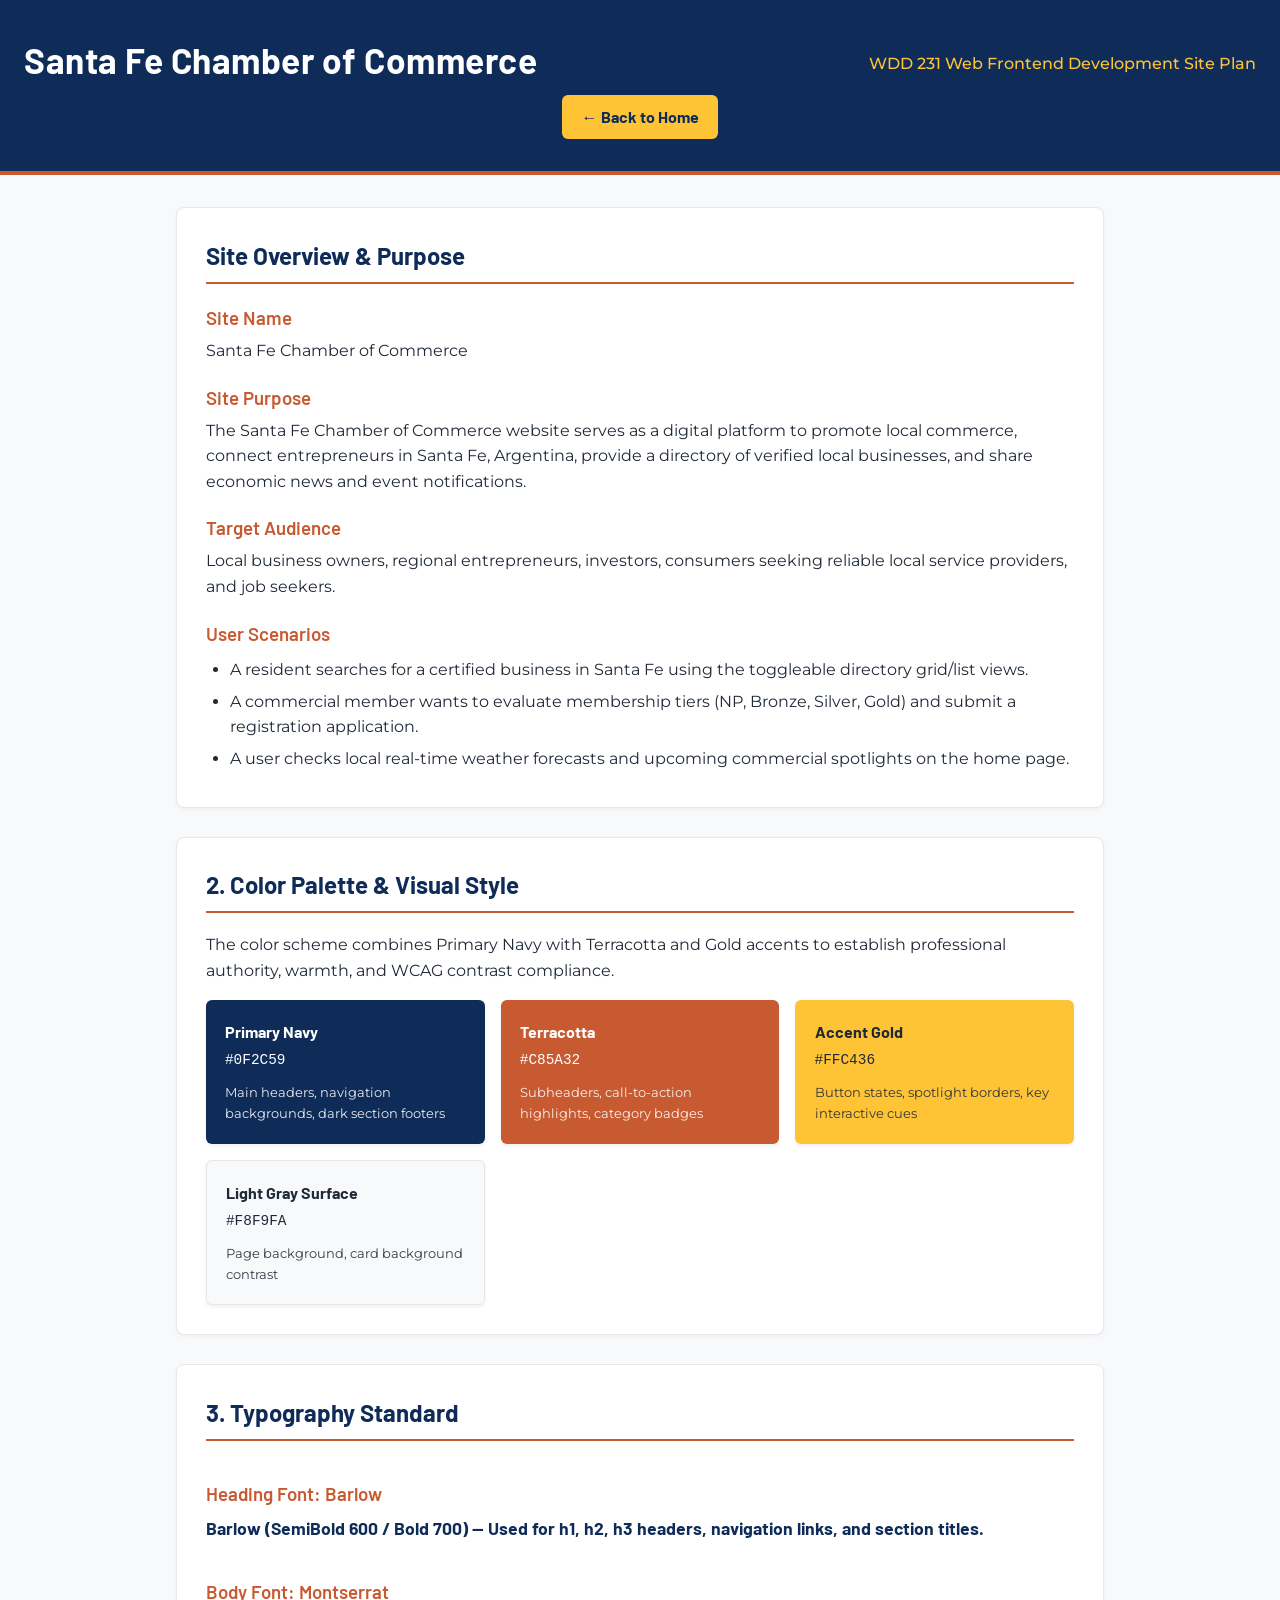
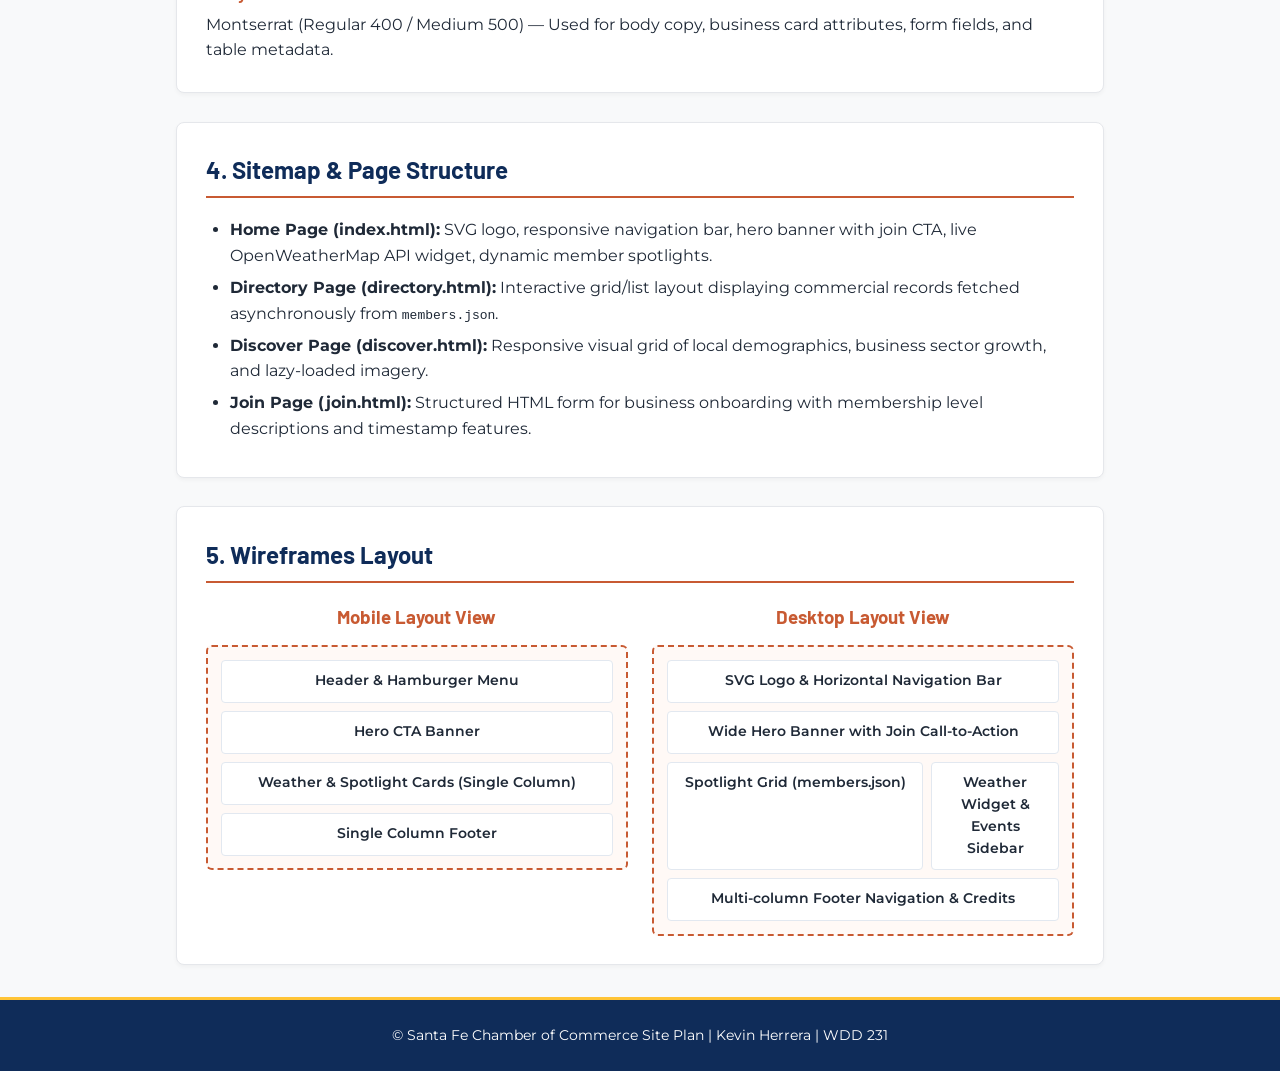
<file: chamber/siteplan.html>
<!DOCTYPE html>
<html lang="en">
<head>
    <meta charset="UTF-8">
    <meta name="viewport" content="width=device-width, initial-scale=1.0">
    <title>Santa Fe Chamber of Commerce | Site Plan Document</title>
    <meta name="description" content="Site plan specification document for the Santa Fe Chamber of Commerce project in WDD 231.">
    <meta name="author" content="Kevin Herrera">
    <link rel="stylesheet" href="styles/siteplan.css">
    <!-- Google Fonts: Barlow (Headings) and Montserrat (Body) -->
    <link rel="preconnect" href="https://fonts.googleapis.com">
    <link rel="preconnect" href="https://fonts.gstatic.com" crossorigin>
    <link href="https://fonts.googleapis.com/css2?family=Barlow:wght@500;600;700&family=Montserrat:wght@400;500;600&display=swap" rel="stylesheet">
</head>
<body>
    <header>
        <div class="header-container">
            <h1>Santa Fe Chamber of Commerce</h1>
            <h2>WDD 231 Web Frontend Development Site Plan</h2>
        </div>
        <a href="index.html" class="back-home-btn">&larr; Back to Home</a>
    </header>

    <main>
        <!-- Site Overview -->
        <section class="card">
            <h2>Site Overview & Purpose</h2>
            <div class="content-block">
                <h3>Site Name</h3>
                <p>Santa Fe Chamber of Commerce</p>

                <h3>Site Purpose</h3>
                <p>The Santa Fe Chamber of Commerce website serves as a digital platform to promote local commerce, connect entrepreneurs in Santa Fe, Argentina, provide a directory of verified local businesses, and share economic news and event notifications.</p>

                <h3>Target Audience</h3>
                <p>Local business owners, regional entrepreneurs, investors, consumers seeking reliable local service providers, and job seekers.</p>

                <h3>User Scenarios</h3>
                <ul>
                    <li>A resident searches for a certified business in Santa Fe using the toggleable directory grid/list views.</li>
                    <li>A commercial member wants to evaluate membership tiers (NP, Bronze, Silver, Gold) and submit a registration application.</li>
                    <li>A user checks local real-time weather forecasts and upcoming commercial spotlights on the home page.</li>
                </ul>
            </div>
        </section>

        <!-- Color Palette -->
        <section class="card">
            <h2>2. Color Palette & Visual Style</h2>
            <p>The color scheme combines Primary Navy with Terracotta and Gold accents to establish professional authority, warmth, and WCAG contrast compliance.</p>
            
            <div class="color-grid">
                <div class="color-box primary">
                    <span class="color-name">Primary Navy</span>
                    <span class="color-hex">#0F2C59</span>
                    <span class="color-usage">Main headers, navigation backgrounds, dark section footers</span>
                </div>
                <div class="color-box secondary">
                    <span class="color-name">Terracotta</span>
                    <span class="color-hex">#C85A32</span>
                    <span class="color-usage">Subheaders, call-to-action highlights, category badges</span>
                </div>
                <div class="color-box accent">
                    <span class="color-name">Accent Gold</span>
                    <span class="color-hex">#FFC436</span>
                    <span class="color-usage">Button states, spotlight borders, key interactive cues</span>
                </div>
                <div class="color-box background">
                    <span class="color-name">Light Gray Surface</span>
                    <span class="color-hex">#F8F9FA</span>
                    <span class="color-usage">Page background, card background contrast</span>
                </div>
            </div>
        </section>

        <!-- Typography -->
        <section class="card">
            <h2>3. Typography Standard</h2>
            <div class="typography-demo">
                <div class="font-sample heading-font">
                    <h3>Heading Font: Barlow</h3>
                    <p class="font-preview">Barlow (SemiBold 600 / Bold 700) — Used for h1, h2, h3 headers, navigation links, and section titles.</p>
                </div>
                <div class="font-sample body-font">
                    <h3>Body Font: Montserrat</h3>
                    <p class="font-preview">Montserrat (Regular 400 / Medium 500) — Used for body copy, business card attributes, form fields, and table metadata.</p>
                </div>
            </div>
        </section>

        <!-- Site Architecture -->
        <section class="card">
            <h2>4. Sitemap & Page Structure</h2>
            <ul class="sitemap-list">
                <li><strong>Home Page (index.html):</strong> SVG logo, responsive navigation bar, hero banner with join CTA, live OpenWeatherMap API widget, dynamic member spotlights.</li>
                <li><strong>Directory Page (directory.html):</strong> Interactive grid/list layout displaying commercial records fetched asynchronously from <code>members.json</code>.</li>
                <li><strong>Discover Page (discover.html):</strong> Responsive visual grid of local demographics, business sector growth, and lazy-loaded imagery.</li>
                <li><strong>Join Page (join.html):</strong> Structured HTML form for business onboarding with membership level descriptions and timestamp features.</li>
            </ul>
        </section>

        <!-- Wireframes -->
        <section class="card">
            <h2>5. Wireframes Layout</h2>
            <div class="wireframe-container">
                <div class="wireframe-box">
                    <h3>Mobile Layout View</h3>
                    <div class="layout-sketch mobile-sketch">
                        <div class="sketch-header">Header & Hamburger Menu</div>
                        <div class="sketch-hero">Hero CTA Banner</div>
                        <div class="sketch-content">Weather & Spotlight Cards (Single Column)</div>
                        <div class="sketch-footer">Single Column Footer</div>
                    </div>
                </div>
                <div class="wireframe-box">
                    <h3>Desktop Layout View</h3>
                    <div class="layout-sketch desktop-sketch">
                        <div class="sketch-header">SVG Logo & Horizontal Navigation Bar</div>
                        <div class="sketch-hero">Wide Hero Banner with Join Call-to-Action</div>
                        <div class="sketch-main-grid">
                            <div class="sketch-col">Spotlight Grid (members.json)</div>
                            <div class="sketch-col">Weather Widget & Events Sidebar</div>
                        </div>
                        <div class="sketch-footer">Multi-column Footer Navigation & Credits</div>
                    </div>
                </div>
            </div>
        </section>
    </main>

    <footer>
        <p>&copy; <span id="current-year"></span> Santa Fe Chamber of Commerce Site Plan | Kevin Herrera | WDD 231</p>
    </footer>
</body>
</html>
</file>
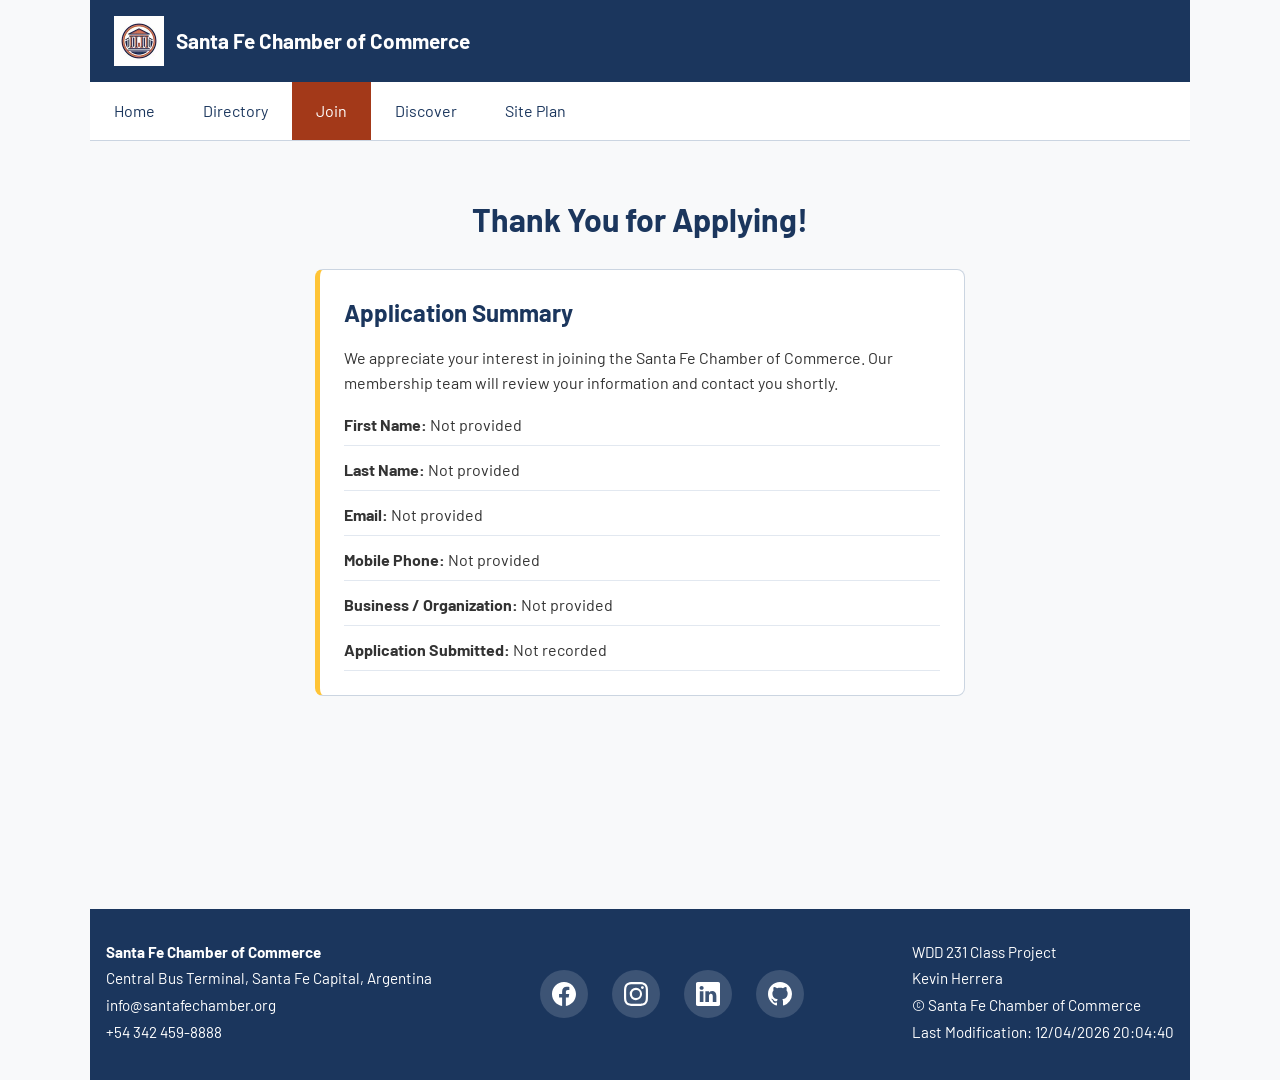
<file: chamber/thankyou.html>
<!DOCTYPE html>
<html lang="en">
<head>
    <meta charset="UTF-8">
    <meta name="viewport" content="width=device-width, initial-scale=1.0">
    <meta name="description" content="Thank you for applying to join the Santa Fe Chamber of Commerce.">
    <meta name="author" content="Kevin Herrera">
    <title>Thank You | Santa Fe Chamber of Commerce</title>

    <link rel="icon" href="../favicon.ico">

    <!-- Open Graph Meta Tags -->
    <meta property="og:title" content="Application Received | Santa Fe Chamber of Commerce">
    <meta property="og:description" content="We have received your membership application for the Santa Fe Chamber of Commerce.">
    <meta property="og:image" content="https://kev8bits.github.io/wdd231/chamber/images/puente_sfe.webp">
    <meta property="og:url" content="https://kev8bits.github.io/wdd231/chamber/thankyou.html">

    <!-- Google Fonts -->
    <link rel="preconnect" href="https://fonts.googleapis.com">
    <link rel="preconnect" href="https://fonts.gstatic.com" crossorigin>
    <link href="https://fonts.googleapis.com/css2?family=Barlow:wght@400;600;700&display=swap" rel="stylesheet">

    <!-- CSS -->
    <link rel="stylesheet" href="../styles/normalize.css">
    <link rel="stylesheet" href="styles/base.css">
    <link rel="stylesheet" href="styles/base-larger.css">
    <link rel="stylesheet" href="styles/join.css">
    <link rel="stylesheet" href="styles/join-larger.css">

    <!-- JS -->
    <script type="module" src="scripts/main.mjs"></script>
</head>
<body>
    <header>
        <div class="header-container">
            <img src="images/logo_header.webp" alt="Santa Fe Chamber of Commerce Logo" width="50" height="50">
            <span>Santa Fe Chamber of Commerce</span>
        </div>
        <button id="ham-btn" class="hamburger" aria-label="Toggle navigation menu"></button>
    </header>

    <nav id="nav-bar" class="navigation">
        <ul>
            <li><a href="index.html">Home</a></li>
            <li><a href="directory.html">Directory</a></li>
            <li class="current"><a href="join.html">Join</a></li>
            <li><a href="discover.html">Discover</a></li>
            <li><a href="siteplan.html">Site Plan</a></li>
        </ul>
    </nav>

    <main>
        <h1>Thank You for Applying!</h1>

        <section class="thankyou-card">
            <h2>Application Summary</h2>
            <p>We appreciate your interest in joining the Santa Fe Chamber of Commerce. Our membership team will review your information and contact you shortly.</p>
            <div id="submission-summary"></div>
        </section>
    </main>

    <footer>
        <div class="footer-content">
            <div class="footer-info">
                <p><strong>Santa Fe Chamber of Commerce</strong></p>
                <p>Central Bus Terminal, Santa Fe Capital, Argentina</p>
                <p>info@santafechamber.org</p>
                <p>+54 342 459-8888</p>
            </div>
            <div class="footer-social">
                <a href="https://www.facebook.com/kevin.herrera.94849" target="_blank" rel="noopener" aria-label="Facebook Profile">
                    <img src="../images/facebook.svg" alt="" width="24" height="24" loading="lazy">
                </a>
                <a href="https://www.instagram.com/kev_hc/" target="_blank" rel="noopener" aria-label="Instagram Profile">
                    <img src="../images/instagram.svg" alt="" width="24" height="24" loading="lazy">
                </a>
                <a href="https://www.linkedin.com/in/kevin-herrera-a41b052ba" target="_blank" rel="noopener" aria-label="LinkedIn Profile">
                    <img src="../images/linkedin.svg" alt="" width="24" height="24" loading="lazy">
                </a>
                <a href="https://github.com/kev8bits" target="_blank" rel="noopener" aria-label="GitHub Profile">
                    <img src="../images/github.svg" alt="" width="24" height="24" loading="lazy">
                </a>
            </div>
            <div class="footer-project">
                <p>WDD 231 Class Project</p>
                <p>Kevin Herrera</p>
                <p>&copy;<span id="currentyear"></span> Santa Fe Chamber of Commerce</p>
                <p id="lastModified"></p>
            </div>
        </div>
    </footer>
</body>
</html>
</file>
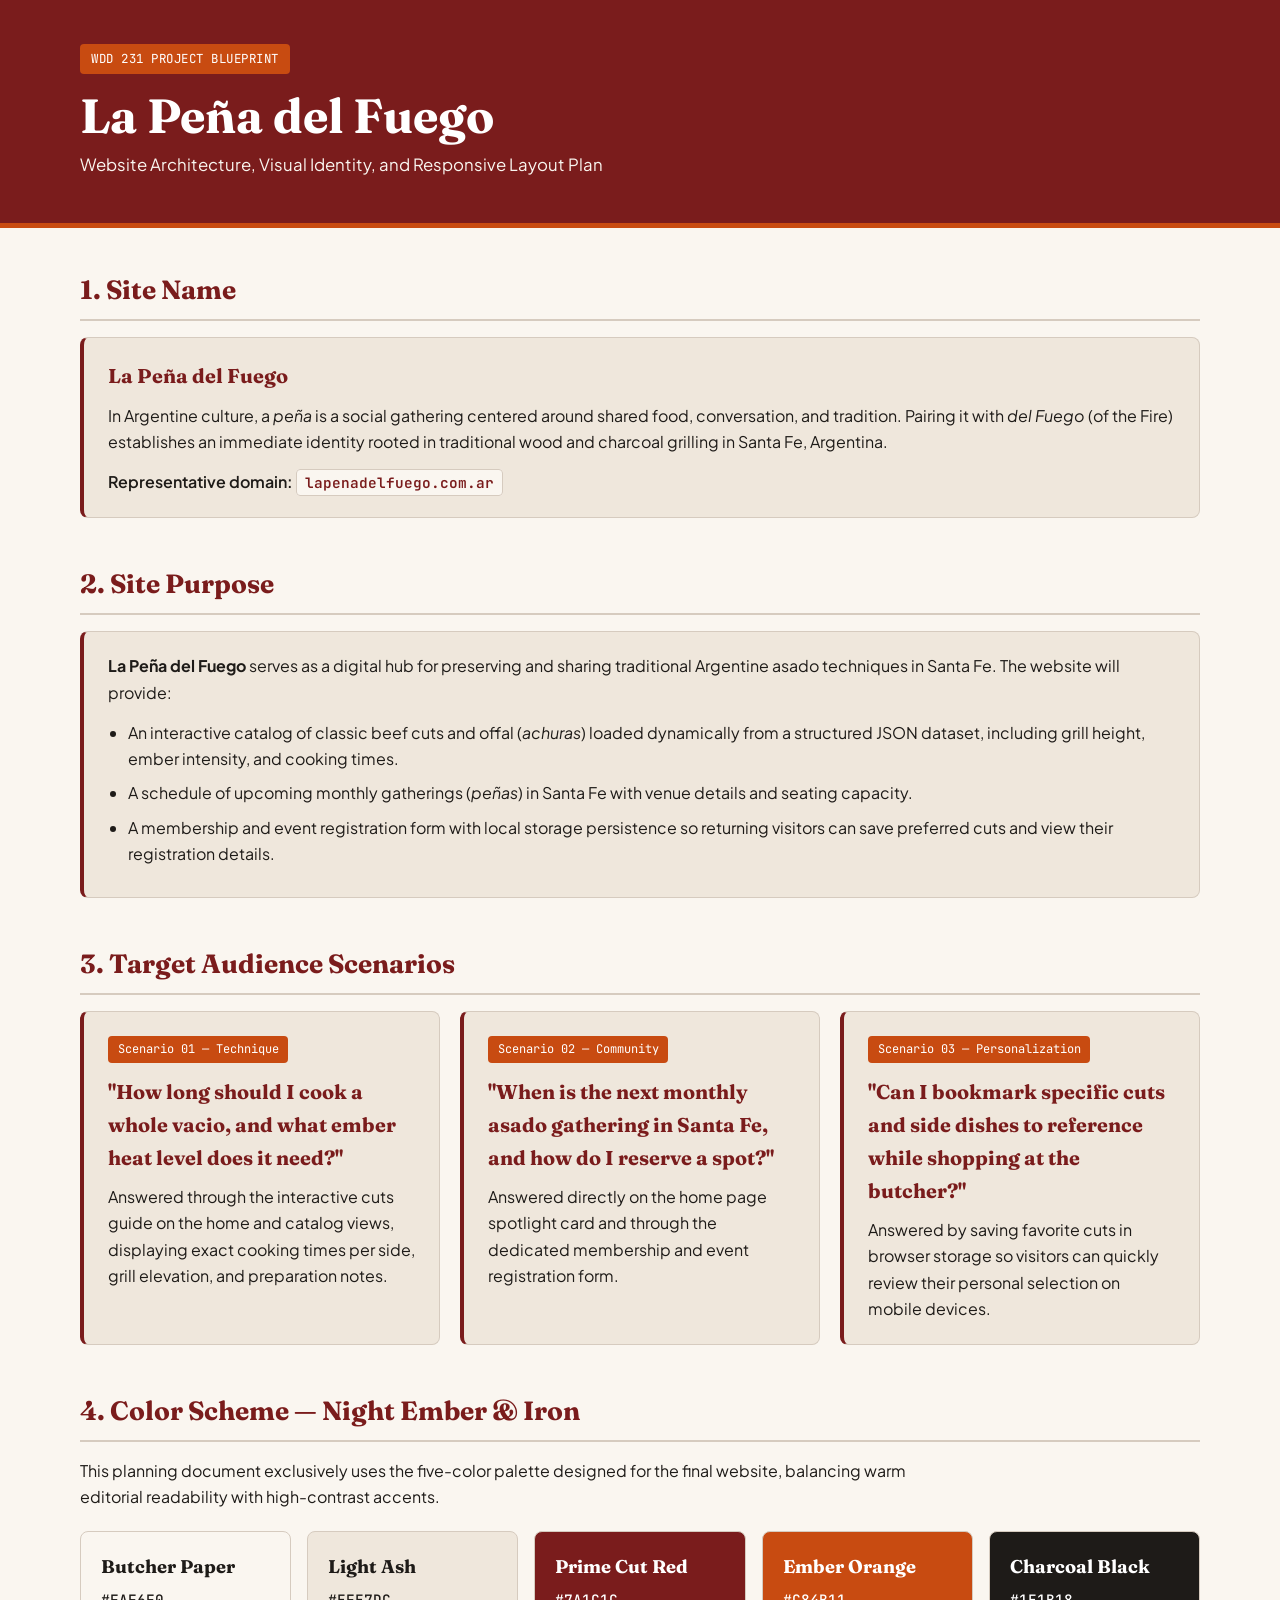
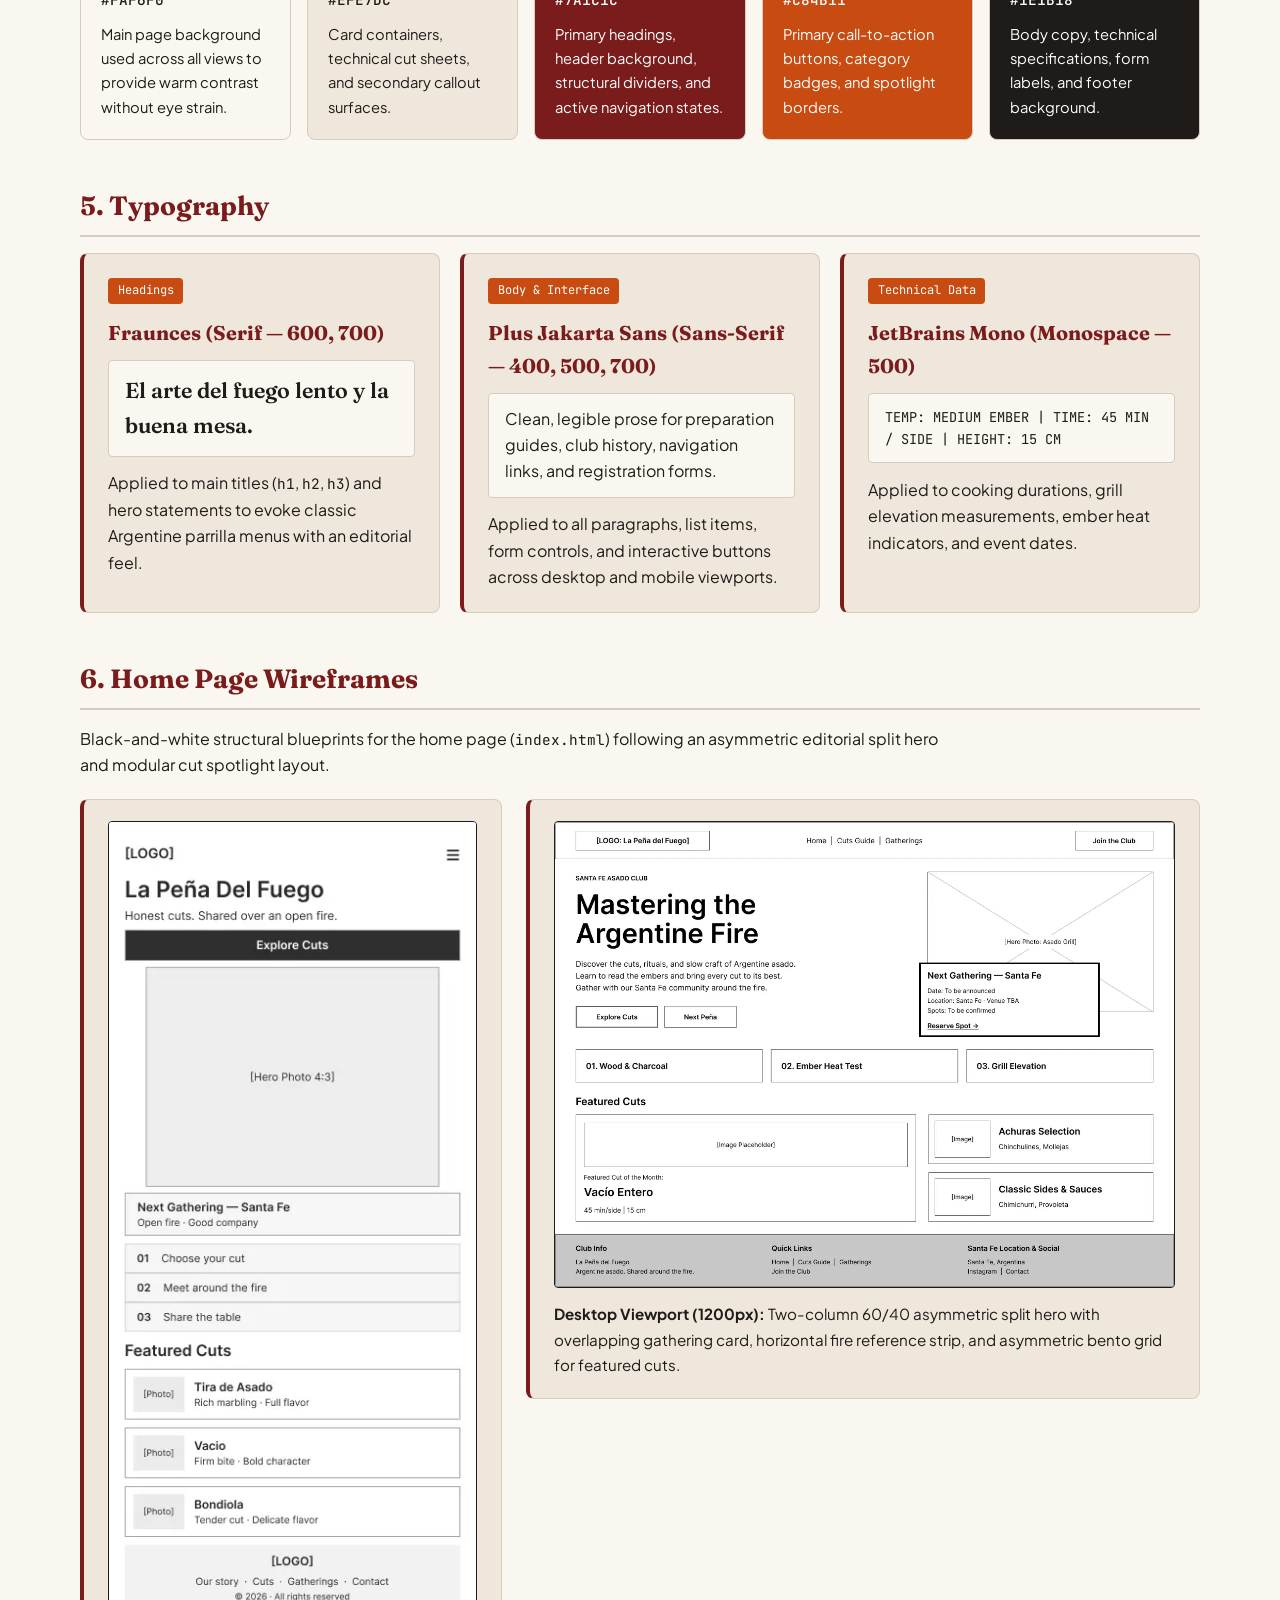
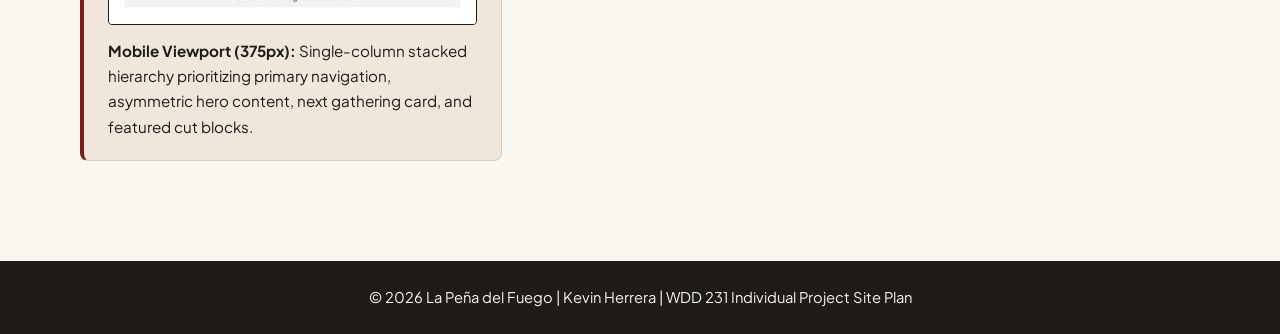
<file: final/siteplan.html>
<!DOCTYPE html>
<html lang="en">
<head>
  <meta charset="UTF-8">
  <meta name="viewport" content="width=device-width, initial-scale=1.0">
  <meta name="description" content="Website project plan for La Pena del Fuego, an Argentine asado club in Santa Fe featuring beef cut guides, fire techniques, and monthly gatherings.">
  <meta name="author" content="Kevin Herrera">
  <title>Project Site Plan | La Peña del Fuego</title>
  <link rel="preconnect" href="https://fonts.googleapis.com">
  <link rel="preconnect" href="https://fonts.gstatic.com" crossorigin>
  <link href="https://fonts.googleapis.com/css2?family=Fraunces:opsz,wght@9..144,600;9..144,700&amp;family=JetBrains+Mono:wght@500&amp;family=Plus+Jakarta+Sans:wght@400;500;600;700&amp;display=swap" rel="stylesheet">
  <link rel="stylesheet" href="styles/siteplan.css">
  <link rel="icon" href="../favicon.ico"> <!-- Favorite Icon (argentinian flag) -->
</head>
<body>
  <header class="site-header">
    <div class="container header-inner">
      <span class="brand-badge">WDD 231 Project Blueprint</span>
      <h1>La Peña del Fuego</h1>
      <p class="subtitle">Website Architecture, Visual Identity, and Responsive Layout Plan</p>
    </div>
  </header>

  <main class="container">
    <section class="plan-section" aria-labelledby="site-name-heading">
      <h2 id="site-name-heading">1. Site Name</h2>
      <div class="card">
        <h3>La Peña del Fuego</h3>
        <p>
          In Argentine culture, a <em>peña</em> is a social gathering centered around shared food, conversation, and tradition. Pairing it with <em>del Fuego</em> (of the Fire) establishes an immediate identity rooted in traditional wood and charcoal grilling in Santa Fe, Argentina.
        </p>
        <p class="domain-note">
          Representative domain: <code class="mono-tag">lapenadelfuego.com.ar</code>
        </p>
      </div>
    </section>

    <section class="plan-section" aria-labelledby="site-purpose-heading">
      <h2 id="site-purpose-heading">2. Site Purpose</h2>
      <div class="card">
        <p>
          <strong>La Peña del Fuego</strong> serves as a digital hub for preserving and sharing traditional Argentine asado techniques in Santa Fe. The website will provide:
        </p>
        <ul class="styled-list">
          <li>An interactive catalog of classic beef cuts and offal (<em>achuras</em>) loaded dynamically from a structured JSON dataset, including grill height, ember intensity, and cooking times.</li>
          <li>A schedule of upcoming monthly gatherings (<em>peñas</em>) in Santa Fe with venue details and seating capacity.</li>
          <li>A membership and event registration form with local storage persistence so returning visitors can save preferred cuts and view their registration details.</li>
        </ul>
      </div>
    </section>

    <section class="plan-section" aria-labelledby="scenarios-heading">
      <h2 id="scenarios-heading">3. Target Audience Scenarios</h2>
      <div class="scenarios-grid">
        <article class="card">
          <span class="tag-pill">Scenario 01 — Technique</span>
          <h3>"How long should I cook a whole vacio, and what ember heat level does it need?"</h3>
          <p>
            Answered through the interactive cuts guide on the home and catalog views, displaying exact cooking times per side, grill elevation, and preparation notes.
          </p>
        </article>
        <article class="card">
          <span class="tag-pill">Scenario 02 — Community</span>
          <h3>"When is the next monthly asado gathering in Santa Fe, and how do I reserve a spot?"</h3>
          <p>
            Answered directly on the home page spotlight card and through the dedicated membership and event registration form.
          </p>
        </article>
        <article class="card">
          <span class="tag-pill">Scenario 03 — Personalization</span>
          <h3>"Can I bookmark specific cuts and side dishes to reference while shopping at the butcher?"</h3>
          <p>
            Answered by saving favorite cuts in browser storage so visitors can quickly review their personal selection on mobile devices.
          </p>
        </article>
      </div>
    </section>

    <section class="plan-section" aria-labelledby="color-scheme-heading">
      <h2 id="color-scheme-heading">4. Color Scheme — Night Ember &amp; Iron</h2>
      <p class="section-intro">
        This planning document exclusively uses the five-color palette designed for the final website, balancing warm editorial readability with high-contrast accents.
      </p>
      <div class="palette-grid">
        <article class="swatch-card swatch-bg">
          <h3>Butcher Paper</h3>
          <p class="hex-code">#FAF6F0</p>
          <p>Main page background used across all views to provide warm contrast without eye strain.</p>
        </article>
        <article class="swatch-card swatch-surface">
          <h3>Light Ash</h3>
          <p class="hex-code">#EFE7DC</p>
          <p>Card containers, technical cut sheets, and secondary callout surfaces.</p>
        </article>
        <article class="swatch-card swatch-primary">
          <h3>Prime Cut Red</h3>
          <p class="hex-code">#7A1C1C</p>
          <p>Primary headings, header background, structural dividers, and active navigation states.</p>
        </article>
        <article class="swatch-card swatch-accent">
          <h3>Ember Orange</h3>
          <p class="hex-code">#C84B11</p>
          <p>Primary call-to-action buttons, category badges, and spotlight borders.</p>
        </article>
        <article class="swatch-card swatch-text">
          <h3>Charcoal Black</h3>
          <p class="hex-code">#1E1B18</p>
          <p>Body copy, technical specifications, form labels, and footer background.</p>
        </article>
      </div>
    </section>

    <section class="plan-section" aria-labelledby="typography-heading">
      <h2 id="typography-heading">5. Typography</h2>
      <div class="typography-grid">
        <article class="card">
          <span class="tag-pill">Headings</span>
          <h3 class="sample-heading">Fraunces (Serif — 600, 700)</h3>
          <p class="type-specimen-serif">El arte del fuego lento y la buena mesa.</p>
          <p>
            Applied to main titles (<code>h1</code>, <code>h2</code>, <code>h3</code>) and hero statements to evoke classic Argentine parrilla menus with an editorial feel.
          </p>
        </article>
        <article class="card">
          <span class="tag-pill">Body &amp; Interface</span>
          <h3>Plus Jakarta Sans (Sans-Serif — 400, 500, 700)</h3>
          <p class="type-specimen-sans">Clean, legible prose for preparation guides, club history, navigation links, and registration forms.</p>
          <p>
            Applied to all paragraphs, list items, form controls, and interactive buttons across desktop and mobile viewports.
          </p>
        </article>
        <article class="card">
          <span class="tag-pill">Technical Data</span>
          <h3>JetBrains Mono (Monospace — 500)</h3>
          <p class="type-specimen-mono">TEMP: MEDIUM EMBER | TIME: 45 MIN / SIDE | HEIGHT: 15 CM</p>
          <p>
            Applied to cooking durations, grill elevation measurements, ember heat indicators, and event dates.
          </p>
        </article>
      </div>
    </section>

    <section class="plan-section" aria-labelledby="wireframe-heading">
      <h2 id="wireframe-heading">6. Home Page Wireframes</h2>
      <p class="section-intro">
        Black-and-white structural blueprints for the home page (<code>index.html</code>) following an asymmetric editorial split hero and modular cut spotlight layout.
      </p>
      <div class="wireframe-grid">
        <figure class="card wireframe-figure">
          <img src="images/wireframe-mobile.webp" alt="Black and white mobile viewport wireframe sketch for La Pena del Fuego home page" width="375" height="820" loading="lazy">
          <figcaption><strong>Mobile Viewport (375px):</strong> Single-column stacked hierarchy prioritizing primary navigation, asymmetric hero content, next gathering card, and featured cut blocks.</figcaption>
        </figure>
        <figure class="card wireframe-figure">
          <img src="images/wireframe-desktop.webp" alt="Black and white desktop viewport wireframe sketch for La Pena del Fuego home page" width="1200" height="900" loading="lazy">
          <figcaption><strong>Desktop Viewport (1200px):</strong> Two-column 60/40 asymmetric split hero with overlapping gathering card, horizontal fire reference strip, and asymmetric bento grid for featured cuts.</figcaption>
        </figure>
      </div>
    </section>
  </main>

  <footer class="site-footer">
    <div class="container">
      <p>&copy; 2026 La Peña del Fuego | Kevin Herrera | WDD 231 Individual Project Site Plan</p>
    </div>
  </footer>
</body>
</html>
</file>
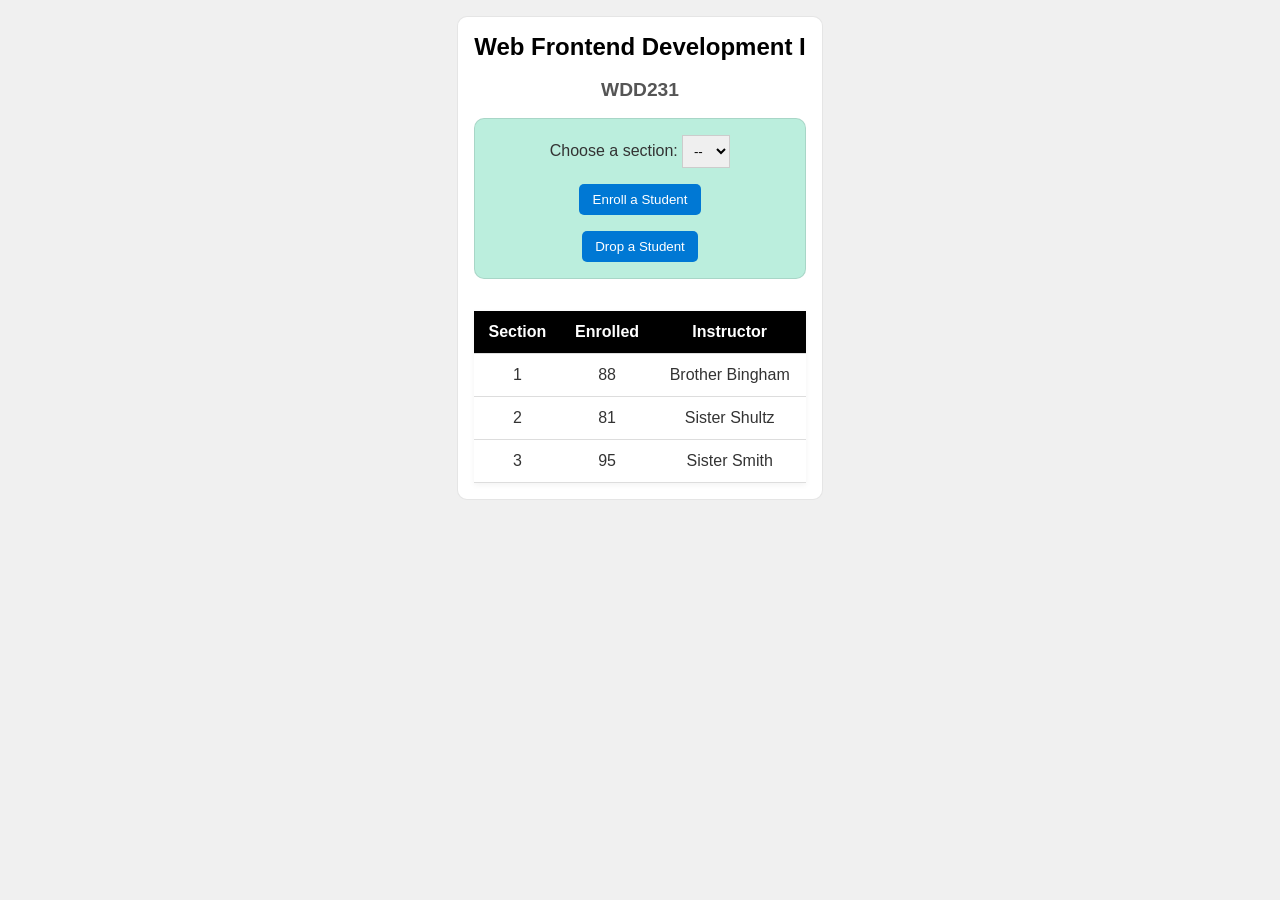
<file: week3/modules.html>
<!DOCTYPE html>
<html lang="en">

<head>
    <meta charset="UTF-8">
    <meta name="viewport" content="width=device-width, initial-scale=1.0">
    <title>Modules Example: Course and Sections</title>
    <link rel="stylesheet" href="styles/modules.css">
    <script type="module" src="scripts/modules.mjs"></script>
    <script src="scripts/theme-toggle.js"></script>
</head>

<body>
    <main>
        <h1 id="courseName"></h1>
        <h2 id="courseCode"></h2>

        <div id="enrollment">
            <label for="sectionNumber">Choose a section:</label>
            <select id="sectionNumber">
                <option value="0" disabled selected>--</option>
            </select>
            <button id="enrollStudent">Enroll a Student</button>
            <button id="dropStudent">Drop a Student</button>
        </div>

        <table>
            <thead>
                <tr>
                    <th>Section</th>
                    <th>Enrolled</th>
                    <th>Instructor</th>
                </tr>
            </thead>
            <tbody id="sections"></tbody>
        </table>
    </main>
</body>

</html>
</file>
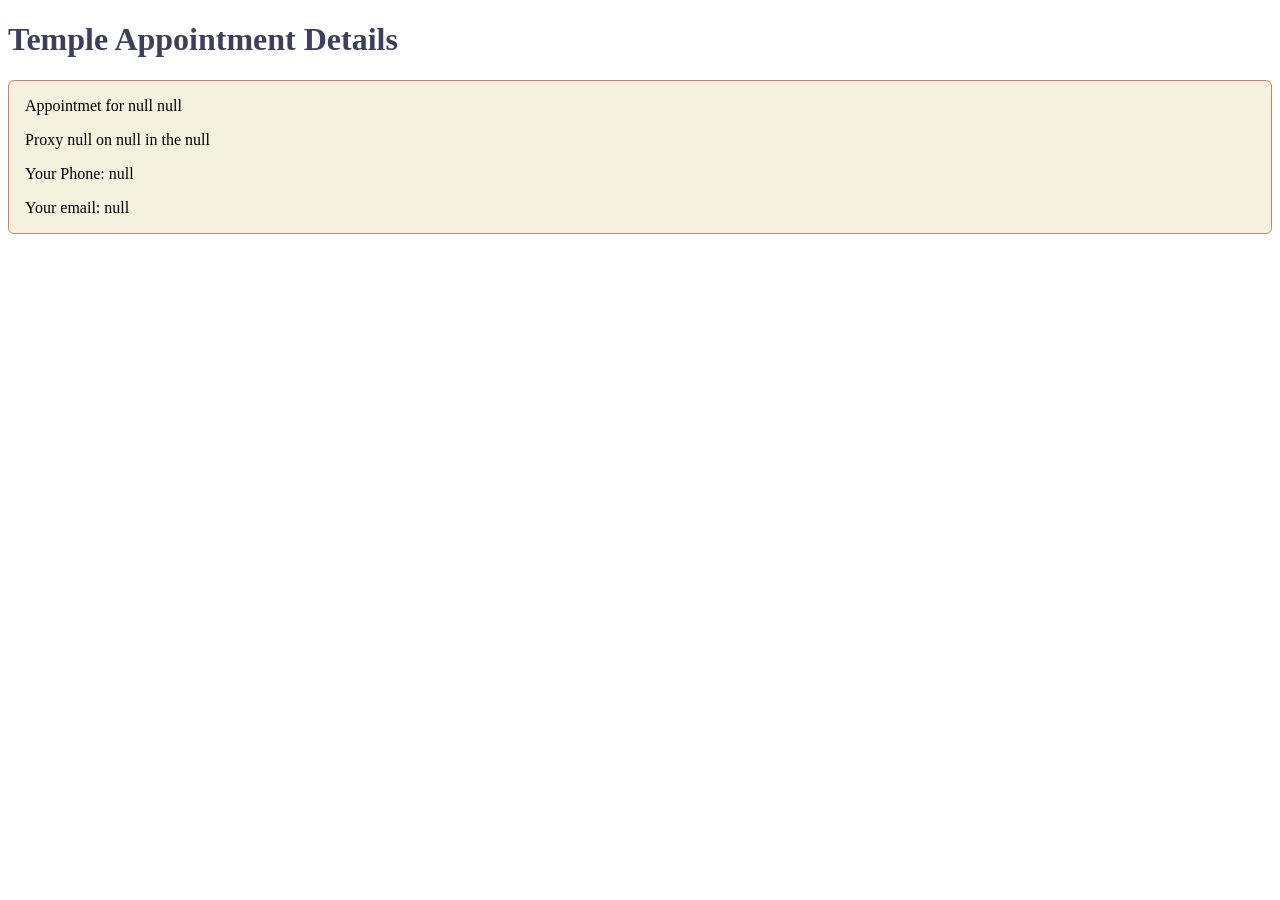
<file: startHere/startHere/thanks.html>
<!DOCTYPE html>
<html lang="en">

<head>
  <meta charset="UTF-8">
  <meta name="viewport" content="width=device-width, initial-scale=1.0">
  <meta name="description" content="Web Lab Start File">
  <meta name="author" content="Paul Cheney">

  <link rel="stylesheet" href="styles/small.css">
  <link rel="stylesheet" href="styles/large.css">

  <title>Web Lab Start File</title>
</head>

<body>

  <main>
    <h1>Temple Appointment Details</h1>

    <div id="results"></div>

  </main>



  <script src="js/scripts.js"></script>
</body>
</html>
</file>
<file: styles/base.css>
:root {
    --primary-color: #3D405B;
    --secondary-color: #E07A5F;
    --background-color: #F4F1DE;
    --font-primary: 'Barlow', Arial, sans-serif;
    --font-size-base: 16px;
    --line-height-base: 1.5;
}

/*------------------ focus box for keyboard navegation ----------------*/
:focus-visible {
    outline: 3px solid #ffbf47;
    outline-offset: 3px;
}

button:focus-visible {
    outline: 3px solid #ffffff;
    outline-offset: 2px;
}

    /*  
    this is necesary because the CSS specificity. 
    on line 184 filter buttons exists CSS rules for that buttons,
    so if we want a higher specificity score we need use this
    */
.filters button:focus-visible,
.course-card:focus-visible {
    outline: 3px solid #ffbf47;
    outline-offset: 3px;
}


/*------------------ SITE WIDE ----------------*/
* {
    box-sizing: border-box;
    font-family: var(--font-primary);
}

/*------------------ HEADER ----------------*/
header {
    display: grid;
    grid-template-columns: 48px 1fr 44px;
    padding: 5px 0 10px;
    align-items: center;
    border-bottom: solid 1px #ddd;
    column-gap: 10px;
}

header img {
    display: block;
    width: 100%;
    height: auto;
}

header span {
    font-size: 1.2rem;
    font-weight: 600;
    color: var(--primary-color);
}

/*------------------ HAMBURGER ----------------*/
.hamburger {
    background: none;
    border: none;
    font-size: 2rem;
    color: var(--primary-color);
    cursor: pointer;
    font-family: Verdana, Geneva, Tahoma, sans-serif;
}

.hamburger::before {
    content: "\2630";
}

.hamburger.show::before {
    content: "\00D7";
}

/*------------------ NAVIGATION ----------------*/
.navigation {
    display: none;
}
.navigation.show {
    display: block;
}
.navigation ul {
    list-style: none;
    padding: 0;
    margin: 0;
}
.navigation a {
    display: block;
    padding: .8rem 10px;
    color: var(--primary-color);
    text-decoration: none;
    border-bottom: solid 1px #ddd;
}
.navigation li.current {
    background-color: #eee;
}
.navigation a:hover {
    background-color: var(--secondary-color);
    color: #fff;
}

/*------------------ FOOTER ----------------*/
footer {
    background-color: #eee;
    padding: 1rem 10px;
    text-align: center;
}

.social {
    display: flex;
    justify-content: center;
    column-gap: 8px;
}
.social a {
    display: flex;
    justify-content: center;
    align-items: center;
    border: #ccc solid 1px;
    width: 44px;
    height: 44px;
    border-radius: 22px;
}
.social img {
    width: 22px;
    height: 22px;
}
.social a:hover {
    background-color: #ddd;
}

/*------------------ MAIN ----------------*/
main {
    padding: 15px;
    max-width: 900px;
    margin: 0 auto;
}

.card {
    background-color: #ffffff;
    border: 1px solid #cbd5e1;
    border-radius: 8px;
    padding: 20px;
    margin-bottom: 20px;
    box-shadow: 0 2px 4px rgba(0,0,0, 0.05);
}

.card-content {
    display: flex;
    flex-direction: column;
    align-items: center;
    gap: 15px;
}

.card-content img {
    max-width: 250px; 
    width: 100%;
    height: auto;
    aspect-ratio: 400 / 533; 
    border-radius: 6px;
    box-shadow: 0 2px 8px rgba(0,0,0,0.1);
}

/*------------------ Title Styles ----------------*/
main h1 {
    font-size: 1.8rem;
    margin-bottom: 15px;
    color: var(--primary-color);
    max-width: 900px;
    margin-left: auto;
    margin-right: auto;
    padding-left: 15px;
}

.card h2 {
    font-size: 1.4rem;
    margin-bottom: 10px;
    border-bottom: 2px solid #f1f5f9;
    padding-bottom: 5px;
    color: var(--primary-color);
}

/* --- Filter Buttons --- */
.filters {
    display: flex;
    justify-content: center;
    gap: 10px;
    margin-bottom: 20px;
}

.filters button {
    padding: 8px 18px;
    background-color: var(--primary-color);
    color: #ffffff;
    border: none;
    border-radius: 4px;
    cursor: pointer;
    font-size: 0.95rem;
}

.filters button:hover {
    background-color: #1abc9c;
}

/* --- Courses Grid Container --- */
#courses-container {
    display: grid;
    grid-template-columns: repeat(auto-fit, minmax(220px, 1fr));
    gap: 15px;
    margin-bottom: 20px;
}

/* --- Individual Course Card --- */
.course-card {
    background-color: #f8f9fa;
    border: 1px solid #e0e0e0;
    border-radius: 6px;
    padding: 20px;
    text-align: center;
    box-shadow: 0 2px 4px rgba(0,0,0,0.05);
    transition: transform 0.2s ease;
    width: 100%;
    font-family: inherit;
    color: inherit;
    cursor: pointer;
}

.course-card:hover {
    transform: translateY(-3px);
}

.course-card h3 {
    margin: 0 0 10px 0;
    font-size: 1.1rem;
}

/* --- Completed Course Style --- */
.course-card.completed {
    background-color: #e2f0d9;
    border-color: #b7e1cd;
    color: #274e13;
}

/* --- Total Credits Text Style --- */
#total-credits {
    text-align: center;
    font-weight: bold;
    margin-top: 15px;
    font-size: 1rem;
}

/* --- Dialog modal style --- */
dialog {
    border: 1px solid rgb(0 0 0 / 10%);
    border-radius: .25rem;
    padding: 1rem;
    background-color: #fff;
    box-shadow: 0 0 3rem #777;
    width: 90%;
    max-width: 600px;
}

dialog::backdrop {
    background-color: rgb(0 0 0 / 50%);
}

dialog button {
    position: absolute;
    top: 23px;
    right: 23px;
    padding: .5rem 1rem;
    border: 1px solid rgb(0 0 0 / 10%);
    cursor: pointer;
}
</file>
<file: styles/larger.css>
@media only screen and (min-width: 38rem) {

    header, main, nav, footer {
        max-width: 900px;
        margin: 0 auto;
    }

    header {
        grid-template-columns: 48px auto;
        padding: 10px 20px;
    }

    .hamburger {
        display: none;
    }

    .navigation {
        display: block;
        border-bottom: solid 1px #eee;
    }
    
    .navigation ul {
        display: flex;
    }
    
    .navigation a {
        border: none;
    }

    /*------------------ Main Layout (3 columns / 2 rows) ----------------*/
    main {
        display: grid;
        grid-template-columns: 2fr 1fr;
        gap: 20px;
        align-items: stretch;
    }

    main h1 {
        grid-column: 1 / -1;
        padding-left: 0;
    }

    main section:nth-of-type(1) {
        grid-column: 1 / 2;
    }

    main section:nth-of-type(2) {
        grid-column: 2 / 3;
    }

    main section:nth-of-type(3) {
        grid-column: 1 / -1;
    }

    main section:nth-of-type(2) .card-content {
        flex-grow: 1;
        justify-content: center;
    }



    .card-content img {
    max-width: 250px;
    width: 100%;
    height: auto;
    aspect-ratio: 400 / 533; /* eyes on this */
    border-radius: 6px;
    box-shadow: 0 2px 8px rgba(0,0,0,0.1);
    }
}
</file>
<file: chamber/styles/base.css>
:root {
    --primary-color: #1b365d;
    --secondary-color: #a33919;
    --accent-color: #ffc436;
    --accent-hover: #ffd15c;
    --background-color: #f8f9fa;
    --card-background: #ffffff;
    --text-color: #333333;
    --border-color: #cbd5e1;
    --font-primary: 'Barlow', Arial, sans-serif;
}

*,
*::before,
*::after {
    box-sizing: border-box;
    margin: 0;
    padding: 0;
}

body {
    font-family: var(--font-primary);
    background-color: var(--background-color);
    color: var(--text-color);
    line-height: 1.6;
}

/* Header */
header {
    background-color: var(--primary-color);
    color: #ffffff;
    display: flex;
    justify-content: space-between;
    align-items: center;
    padding: 1rem 1.5rem;
}

.header-container {
    display: flex;
    align-items: center;
    gap: 12px;
}

.header-container span {
    font-size: 1.3rem;
    font-weight: 700;
}

.hamburger {
    background: none;
    border: none;
    font-size: 2rem;
    color: #ffffff;
    cursor: pointer;
}

.hamburger::before {
    content: "\2630";
}

.hamburger.show::before {
    content: "\00D7";
}

/* Mobile Navigation */
.navigation {
    display: none;
    background-color: #ffffff;
    border-bottom: 1px solid var(--border-color);
}

.navigation.show {
    display: block;
}

.navigation ul {
    list-style: none;
}

.navigation a {
    display: block;
    padding: 0.8rem 1.5rem;
    color: var(--primary-color);
    text-decoration: none;
    border-bottom: 1px solid #eeeeee;
}

.navigation li.current a {
    background-color: var(--secondary-color);
    color: #ffffff;
}

/* Main Container (min-height prevents CLS) */
main {
    padding: 1rem;
    max-width: 100%;
    min-height: 80vh;
}

main h1 {
    text-align: center;
    color: var(--primary-color);
    margin-bottom: 1.5rem;
}

/* Global Footer */
footer {
    background-color: var(--primary-color);
    color: #ffffff;
    padding: 2rem 1rem;
    margin-top: 3rem;
}

.footer-content {
    display: flex;
    flex-direction: column;
    align-items: center;
    text-align: center;
    gap: 2.5rem;
}

.footer-info p,
.footer-project p {
    margin-bottom: 0.25rem;
    font-size: 0.95rem;
    line-height: 1.5;
}

.footer-social {
    display: flex;
    gap: 1.5rem;
    justify-content: center;
}

.footer-social a {
    display: flex;
    align-items: center;
    justify-content: center;
    width: 48px;
    height: 48px;
    background-color: rgba(255, 255, 255, 0.15);
    color: #ffffff;
    border-radius: 50%;
    text-decoration: none;
    transition: background-color 0.2s ease, transform 0.2s ease;
}

.footer-social a:hover,
.footer-social a:focus-visible {
    background-color: var(--secondary-color);
    transform: translateY(-3px);
}

.footer-social img {
    width: 24px;
    height: 24px;
    filter: brightness(0) invert(1);
}
</file>
<file: chamber/styles/base-larger.css>
@media only screen and (min-width: 48rem) {
    header,
    nav,
    main,
    footer {
        max-width: 1100px;
        margin-left: auto;
        margin-right: auto;
    }

    .hamburger {
        display: none;
    }

    /* Horizontal Desktop Navigation */
    .navigation {
        display: block;
        border-bottom: 1px solid var(--border-color);
    }

    .navigation ul {
        display: flex;
        justify-content: flex-start;
    }

    .navigation a {
        border-bottom: none;
        padding: 1rem 1.5rem;
        transition: background-color 0.2s ease, color 0.2s ease;
    }

    .navigation a:hover,
    .navigation a:focus-visible {
        background-color: var(--secondary-color);
        color: #ffffff;
    }

    main {
        padding: 2rem 1rem;
    }

    /* Desktop Footer Layout */
    .footer-content {
        flex-direction: row;
        justify-content: space-between;
        align-items: center;
        text-align: left;
    }
}
</file>
<file: chamber/styles/directory.css>
/* Controls */
.view-controls {
    display: flex;
    justify-content: center;
    gap: 1rem;
    margin-bottom: 2rem;
}

.view-controls button {
    padding: 0.5rem 1.2rem;
    background-color: #ffffff;
    border: 1px solid var(--primary-color);
    color: var(--primary-color);
    border-radius: 4px;
    cursor: pointer;
    font-weight: 600;
}

.view-controls button.active {
    background-color: var(--primary-color);
    color: #ffffff;
}

/* Grid Layout (Default Responsive 1-column mobile) */
#directory-container.grid-layout {
    display: grid;
    grid-template-columns: repeat(auto-fit, minmax(280px, 1fr));
    gap: 1.5rem;
}

#directory-container.grid-layout .member-card {
    background-color: var(--card-background);
    border: 1px solid var(--border-color);
    border-radius: 8px;
    padding: 2rem 1.5rem;
    text-align: center;
    display: flex;
    flex-direction: column;
    align-items: center;
    justify-content: flex-start;
    gap: 0.5rem;
}

#directory-container.grid-layout img {
    width: 100%;
    max-width: 150px;
    height: 110px;
    object-fit: contain;
    margin-bottom: 1.5rem;
}

#directory-container .member-card img.invert-filter {
    filter: brightness(0);
    opacity: 0.85;
}

#directory-container.grid-layout img:hover {
    filter: drop-shadow(0px 4px 8px rgba(0, 0, 0, 0.2));
}

#directory-container.grid-layout .member-card img.invert-filter:hover {
    filter: brightness(0) drop-shadow(0px 4px 8px rgba(0, 0, 0, 0.3));
}

#directory-container.grid-layout h2 {
    font-size: 1.2rem;
    color: var(--text-color);
    margin-bottom: 0.5rem;
}

#directory-container.grid-layout p {
    font-size: 0.9rem;
    color: #555555;
    margin: 0;
}

#directory-container.grid-layout a {
    margin-top: 1rem;
    color: #0000ee;
    text-decoration: underline;
    font-size: 0.95rem;
}

/* List Layout (Mobile) */
#directory-container.list-layout {
    display: flex;
    flex-direction: column;
    gap: 0.5rem;
}

#directory-container.list-layout .member-card {
    background-color: var(--card-background);
    border: 1px solid var(--border-color);
    padding: 1rem;
    display: flex;
    flex-direction: column;
    gap: 0.25rem;
}

#directory-container.list-layout img {
    display: none;
}
</file>
<file: chamber/styles/directory-larger.css>
@media only screen and (min-width: 48rem) {
    /* Desktop List View Layout */
    #directory-container.list-layout .member-card {
        display: grid;
        grid-template-columns: 2fr 2fr 1fr 1fr;
        align-items: center;
        gap: 1rem;
        padding: 1rem 1.5rem;
    }
}
</file>
<file: chamber/styles/home.css>
.home-main .hero-overlay h1 {
    font-size: 1.65rem;
    line-height: 1.2;
    margin: 0 0 0.75rem;
    color: #FFFFFF;
    text-align: left;
    text-shadow: 0 2px 6px rgba(0, 0, 0, 0.7);
}

/* Hero Banner */
.hero {
    position: relative;
    border-radius: 0.5rem;
    overflow: hidden;
    margin-bottom: 1.5rem;
    background-color: var(--primary-color);
}

.hero picture {
    display: block;
    width: 100%;
}

.hero img {
    display: block;
    width: 100%;
    height: auto;
    min-height: 280px;
    object-fit: cover;
    opacity: 0.45;
}

.hero-overlay {
    position: absolute;
    inset: 0;
    z-index: 1;
    display: flex;
    flex-direction: column;
    justify-content: center;
    align-items: flex-start;
    padding: 1.5rem;
    color: #FFFFFF;
}

.cta-btn {
    display: inline-block;
    background-color: #FFC436;
    color: var(--primary-color);
    font-weight: 700;
    text-decoration: none;
    padding: 0.75rem 1.5rem;
    border-radius: 0.375rem;
    transition: transform 0.2s ease, background-color 0.2s ease;
}

.cta-btn:hover,
.cta-btn:focus-visible {
    background-color: #FFD15C;
    transform: translateY(-2px);
}

/* Events & Weather Panels */
.info-panels {
    display: grid;
    grid-template-columns: 1fr;
    gap: 1.25rem;
    margin-bottom: 2rem;
}

.panel-card {
    background-color: var(--card-background);
    border: 1px solid #CBD5E1;
    border-radius: 0.5rem;
    overflow: hidden;
    box-shadow: 0 2px 6px rgba(15, 44, 89, 0.08);
}

.panel-card h2 {
    background-color: var(--primary-color);
    color: #FFFFFF;
    margin: 0;
    padding: 0.75rem 1rem;
    font-size: 1.15rem;
}

/* Events List */
.event-list {
    list-style: none;
    margin: 0;
    padding: 1rem;
    display: flex;
    flex-direction: column;
    gap: 0.85rem;
}

.event-list li {
    display: flex;
    align-items: flex-start;
    gap: 0.75rem;
    padding-bottom: 0.75rem;
    border-bottom: 1px solid #E2E8F0;
}

.event-list li:last-child {
    border-bottom: none;
    padding-bottom: 0;
}

.event-date {
    background-color: var(--secondary-color);
    color: #FFFFFF;
    font-weight: 700;
    font-size: 0.8rem;
    padding: 0.35rem 0.55rem;
    border-radius: 0.25rem;
    min-width: 62px;
    text-align: center;
}

.event-list h3 {
    margin: 0 0 0.2rem;
    font-size: 1rem;
    color: var(--primary-color);
}

.event-list p {
    margin: 0;
    font-size: 0.875rem;
    color: #475569;
}

/* Current Weather */
.weather-current-box {
    padding: 1rem;
    display: flex;
    align-items: center;
    gap: 1rem;
}

.weather-current-box img {
    width: 68px;
    height: 68px;
    background-color: var(--primary-color);
    border-radius: 50%;
    padding: 0.25rem;
}

.weather-temp {
    font-size: 2rem;
    font-weight: 700;
    color: var(--primary-color);
    margin: 0;
}

.weather-desc {
    text-transform: capitalize;
    font-weight: 600;
    color: #1E293B;
    margin: 0.15rem 0;
}

.weather-meta {
    font-size: 0.85rem;
    color: #475569;
    margin: 0;
}

/* 3-Day Forecast */
.forecast-list {
    padding: 1rem;
    display: flex;
    flex-direction: column;
    gap: 0.75rem;
}

.forecast-row {
    display: flex;
    justify-content: space-between;
    align-items: center;
    padding: 0.5rem 0.75rem;
    background-color: var(--background-color);
    border-radius: 0.375rem;
    font-size: 0.95rem;
}

.forecast-day {
    font-weight: 700;
    color: var(--primary-color);
}

/* Spotlights */
.spotlights-section h2 {
    color: var(--primary-color);
    border-bottom: 3px solid var(--secondary-color);
    padding-bottom: 0.4rem;
    margin-bottom: 1.25rem;
}

.spotlights-grid {
    display: grid;
    grid-template-columns: 1fr;
    gap: 1.25rem;
}

.spotlight-card {
    background-color: var(--card-background);
    border: 1px solid #CBD5E1;
    border-radius: 0.5rem;
    padding: 1.25rem;
    display: flex;
    flex-direction: column;
    align-items: center;
    text-align: center;
    box-shadow: 0 2px 6px rgba(15, 44, 89, 0.08);
}

.spotlight-header {
    width: 100%;
    border-bottom: 1px solid #E2E8F0;
    padding-bottom: 0.75rem;
    margin-bottom: 1rem;
}

.spotlight-header h3 {
    margin: 0 0 0.4rem;
    color: var(--primary-color);
    font-size: 1.2rem;
}

.membership-badge {
    display: inline-block;
    font-size: 0.75rem;
    font-weight: 700;
    text-transform: uppercase;
    letter-spacing: 0.05em;
    padding: 0.2rem 0.65rem;
    border-radius: 999px;
}

.badge-gold {
    background-color: #FFC436;
    color: var(--primary-color);
}

.badge-silver {
    background-color: #E2E8F0;
    color: var(--primary-color);
}

.spotlight-logo-wrap {
    width: 140px;
    height: 80px;
    display: flex;
    align-items: center;
    justify-content: center;
    margin-bottom: 1rem;
    padding: 0.5rem;
    border-radius: 0.375rem;
}

.spotlight-logo-wrap.dark-bg {
    background-color: var(--primary-color);
}

.spotlight-logo-wrap img {
    max-width: 100%;
    max-height: 100%;
    object-fit: contain;
}

.spotlight-details {
    font-size: 0.9rem;
    color: #1E293B;
    line-height: 1.5;
}

.spotlight-details p {
    margin: 0.25rem 0;
}

.spotlight-details a {
    color: var(--secondary-color);
    font-weight: 600;
    text-decoration: underline;
}
</file>
<file: chamber/styles/home-larger.css>
@media only screen and (min-width: 48rem) {
    .hero,
    .hero picture,
    .hero img {
        max-height: 450px;
    }

    .hero-overlay {
        padding: 3rem;
    }

    .home-main .hero-overlay h1 {
        font-size: 2.5rem;
        max-width: 22ch;
    }

    .info-panels {
        grid-template-columns: 2fr 1fr 1fr;
    }

    .spotlights-grid {
        grid-template-columns: repeat(3, 1fr);
    }
}
</file>
<file: startHere/startHere/styles/small.css>
*{box-sizing: border-box;}
html {
  -webkit-text-size-adjust: 100%; 
  -ms-text-size-adjust: 100%;
}

h1 {
  color: #3D405B;
}

form {
    margin: 1rem 2%;
  
    label {
      display: block;
      font-size: .8rem;
      color: purple;
      padding-top: .2rem;
    }
    h3 {
      font-size: .9rem;
      color: #E07A5F;
      margin: 1.5rem 0 .2rem 0;
      border-bottom: 1px solid #eee;
    }
  
    input[type=text],
    input[type=tel],
    input[type=date],
    input[type=email],
    select {
      display: block;
      margin: .1rem 0 1rem 0 ;
      padding: .3rem;
      border: 1px solid #999;
      border-radius: 4px;
      border-left-width: 5px;
      border-left-color:#555;
      font-size: 1rem;
      color: #3D405B;
      width: 250px;
    }
  
    input:required {border-left-color: #d70000;}
    input:focus {border-left-color: black; outline:none;}
    input:required:valid{border-left-color: green;}
  
    input[type=submit] {
      border: none;
      text-align: center;
      background-color: #3D405B;
      color: white;
      border-radius: 1rem;
      padding: .75rem 1.5rem;
      margin: 2rem 0;
      font-size: 1.2rem;
      -webkit-appearance: none;
      appearance: none;
    }
  }
  input:-webkit-autofill{
    -webkit-text-fill-color: #3D405B;
  }
  
  #results {
    background-color: #F4F1DE;
    padding: 0 1rem;
    border: 1px solid #E07A5F;
    border-radius: 6px;
  }
</file>
<file: startHere/startHere/styles/large.css>
@media only screen and (min-width: 38rem) {


} /*end media query*/
</file>
<file: chamber/styles/discover.css>
/* ==========================================================================
   Discover Page Styles (Mobile-First: 320px - 640px)
   Inherits :root variables, header, nav, and footer from base.css
   ========================================================================== */

.visually-hidden {
  position: absolute;
  width: 1px;
  height: 1px;
  padding: 0;
  margin: -1px;
  overflow: hidden;
  clip: rect(0, 0, 0, 0);
  white-space: nowrap;
  border: 0;
}

/* Visitor LocalStorage Banner */
.visit-banner {
  display: flex;
  align-items: center;
  justify-content: space-between;
  gap: 1rem;
  min-height: 3.4rem;
  background-color: var(--card-background);
  border: 1px solid var(--border-color);
  border-left: 5px solid var(--secondary-color);
  border-radius: 6px;
  padding: 0.85rem 1rem;
  margin-bottom: 1.5rem;
}

.visit-banner.is-hidden {
  display: none;
}

.visit-banner p {
  font-weight: 600;
  color: var(--primary-color);
  font-size: 0.95rem;
}

.close-visit-btn {
  background: none;
  border: 1px solid var(--border-color);
  border-radius: 4px;
  color: var(--text-color);
  font-size: 1.25rem;
  line-height: 1;
  width: 32px;
  height: 32px;
  cursor: pointer;
  flex-shrink: 0;
}

.close-visit-btn:hover,
.close-visit-btn:focus-visible {
  background-color: var(--primary-color);
  color: #ffffff;
}

/* Demographics Strip */
.demographics-strip {
  background-color: var(--primary-color);
  color: #ffffff;
  border-radius: 8px;
  padding: 1.25rem;
  margin-bottom: 1.75rem;
}

.demographics-strip h2 {
  font-size: 1.15rem;
  margin-bottom: 1rem;
  text-align: center;
  color: var(--accent-color);
}

.stats-grid {
  display: grid;
  grid-template-columns: repeat(2, 1fr);
  gap: 0.85rem;
}

.stat-item {
  background-color: rgba(255, 255, 255, 0.1);
  border-radius: 6px;
  padding: 0.75rem;
  text-align: center;
}

.stat-value {
  display: block;
  font-size: 1.2rem;
  font-weight: 700;
  color: var(--accent-color);
}

.stat-label {
  display: block;
  font-size: 0.82rem;
  color: #ffffff;
}

/* Named Grid Areas - Small Screens (320px to 640px) */
.discover-grid {
  display: grid;
  grid-template-columns: 1fr;
  grid-template-areas:
    "card1"
    "card2"
    "card3"
    "card4"
    "card5"
    "card6"
    "card7"
    "card8";
  gap: 1.25rem;
  min-height: 1200px;
}

.discover-card {
  background-color: var(--card-background);
  border: 1px solid var(--border-color);
  border-radius: 8px;
  overflow: hidden;
  display: flex;
  flex-direction: column;
  box-shadow: 0 2px 6px rgba(0, 0, 0, 0.05);
}

.discover-card[data-area="card1"] { grid-area: card1; }
.discover-card[data-area="card2"] { grid-area: card2; }
.discover-card[data-area="card3"] { grid-area: card3; }
.discover-card[data-area="card4"] { grid-area: card4; }
.discover-card[data-area="card5"] { grid-area: card5; }
.discover-card[data-area="card6"] { grid-area: card6; }
.discover-card[data-area="card7"] { grid-area: card7; }
.discover-card[data-area="card8"] { grid-area: card8; }

.discover-card figure {
  margin: 0;
  width: 100%;
  overflow: hidden;
  background-color: #e2e8f0;
}

.discover-card figure img {
  display: block;
  width: 100%;
  height: 200px;
  object-fit: cover;
}

.card-content {
  padding: 1.15rem;
  display: flex;
  flex-direction: column;
  flex: 1;
}

.discover-card h2 {
  font-size: 1.15rem;
  color: var(--primary-color);
  margin-bottom: 0.45rem;
  line-height: 1.3;
}

.discover-card address {
  font-style: normal;
  font-size: 0.85rem;
  font-weight: 600;
  color: var(--secondary-color);
  margin-bottom: 0.65rem;
}

.discover-card p {
  font-size: 0.94rem;
  margin-bottom: 1rem;
  flex: 1;
}

.learn-more-btn {
  align-self: flex-start;
  background-color: var(--primary-color);
  color: #ffffff;
  border: none;
  border-radius: 4px;
  padding: 0.6rem 1.1rem;
  font-family: var(--font-primary);
  font-size: 0.9rem;
  font-weight: 600;
  cursor: pointer;
  transition: background-color 0.2s ease;
}

.learn-more-btn:hover,
.learn-more-btn:focus-visible {
  background-color: var(--secondary-color);
}

/* Native Modal Dialog */
.place-dialog {
  border: 1px solid var(--border-color);
  border-radius: 8px;
  padding: 0;
  max-width: 500px;
  width: calc(100% - 2rem);
  margin: auto;
  background-color: var(--card-background);
  color: var(--text-color);
  box-shadow: 0 12px 30px rgba(0, 0, 0, 0.25);
}

.place-dialog::backdrop {
  background-color: rgba(27, 54, 93, 0.65);
}

.dialog-header {
  background-color: var(--primary-color);
  color: #ffffff;
  padding: 1rem 1.25rem;
  display: flex;
  justify-content: space-between;
  align-items: center;
  gap: 1rem;
}

.dialog-header h2 {
  font-size: 1.15rem;
  margin: 0;
}

.close-dialog-btn {
  background: none;
  border: 1px solid rgba(255, 255, 255, 0.4);
  border-radius: 4px;
  color: #ffffff;
  font-size: 1.35rem;
  line-height: 1;
  width: 34px;
  height: 34px;
  cursor: pointer;
  flex-shrink: 0;
}

.close-dialog-btn:hover,
.close-dialog-btn:focus-visible {
  background-color: var(--secondary-color);
}

.dialog-body {
  padding: 1.25rem;
}

.dialog-body img {
  width: 100%;
  height: 220px;
  object-fit: cover;
  border-radius: 6px;
  margin-bottom: 0.85rem;
}

.dialog-badge {
  display: inline-block;
  background-color: var(--accent-color);
  color: var(--primary-color);
  font-size: 0.8rem;
  font-weight: 700;
  padding: 0.2rem 0.65rem;
  border-radius: 4px;
  margin-bottom: 0.5rem;
}

.dialog-address {
  font-style: normal;
  font-weight: 600;
  font-size: 0.9rem;
  color: var(--secondary-color);
  margin-bottom: 0.75rem;
}

.dialog-description {
  margin-bottom: 0.75rem;
}

.dialog-highlight {
  background-color: var(--background-color);
  border-left: 4px solid var(--primary-color);
  padding: 0.65rem 0.85rem;
  font-size: 0.9rem;
}
</file>
<file: chamber/styles/discover-larger.css>
/* ==========================================================================
   Discover Page Responsive Layouts (Medium & Large Viewports)
   ========================================================================== */

/* Medium Screens: 641px to 1024px (40.0625rem to 64rem) */
@media only screen and (min-width: 40.0625rem) {
  .stats-grid {
    grid-template-columns: repeat(4, 1fr);
  }

  .discover-grid {
    grid-template-columns: repeat(2, 1fr);
    grid-template-areas:
      "card1 card1"
      "card2 card3"
      "card4 card4"
      "card5 card6"
      "card7 card8";
    gap: 1.5rem;
  }

  /* Featured full-row cards in Medium view use horizontal layout */
  .discover-card[data-area="card1"],
  .discover-card[data-area="card4"] {
    flex-direction: row;
  }

  .discover-card[data-area="card1"] figure,
  .discover-card[data-area="card4"] figure {
    width: 45%;
    flex-shrink: 0;
  }

  .discover-card[data-area="card1"] figure img,
  .discover-card[data-area="card4"] figure img {
    height: 100%;
    min-height: 220px;
  }

  /* Image hover effect enabled only outside mobile view */
  .discover-card figure img {
    transition: transform 0.35s ease, filter 0.35s ease;
  }

  .discover-card figure:hover img {
    transform: scale(1.05);
    filter: contrast(1.06) brightness(1.04);
  }
}

/* Large Screens: 1025px and above (64.0625rem) */
@media only screen and (min-width: 64.0625rem) {
  header,
  nav,
  main,
  footer {
    max-width: 1280px;
  }

  .discover-grid {
    grid-template-columns: repeat(4, 1fr);
    grid-template-areas:
      "card1 card1 card2 card3"
      "card4 card5 card6 card6"
      "card7 card7 card8 card8";
    gap: 1.5rem;
  }

  /* Reset card1 and card4 to vertical layout inside the 4-column bento grid */
  .discover-card[data-area="card1"],
  .discover-card[data-area="card4"] {
    flex-direction: column;
  }

  .discover-card[data-area="card1"] figure,
  .discover-card[data-area="card4"] figure {
    width: 100%;
  }

  .discover-card[data-area="card1"] figure img,
  .discover-card[data-area="card4"] figure img {
    height: 210px;
    min-height: 0;
  }

  /* Wide bottom cards use side-by-side layout on large desktop */
  .discover-card[data-area="card7"],
  .discover-card[data-area="card8"] {
    flex-direction: row;
  }

  .discover-card[data-area="card7"] figure,
  .discover-card[data-area="card8"] figure {
    width: 44%;
    flex-shrink: 0;
  }

  .discover-card[data-area="card7"] figure img,
  .discover-card[data-area="card8"] figure img {
    height: 100%;
    min-height: 210px;
  }
}
</file>
<file: chamber/styles/join.css>
.join-layout {
    display: flex;
    flex-direction: column;
    gap: 2rem;
}

.form-section h2,
.cards-section h2 {
    color: var(--primary-color);
    margin-bottom: 1rem;
}

/* Application Form */
.wf1 {
    display: flex;
    flex-direction: column;
    gap: 1.1rem;
    background-color: var(--card-background);
    padding: 1.5rem;
    border-radius: 8px;
    border: 1px solid var(--border-color);
}

.wf1 label {
    display: flex;
    flex-direction: column;
    font-weight: 600;
    color: var(--primary-color);
    font-size: 0.95rem;
    gap: 0.35rem;
}

.wf1 input[type="text"],
.wf1 input[type="email"],
.wf1 input[type="tel"],
.wf1 select,
.wf1 textarea {
    padding: 0.65rem 0.75rem;
    border: 1px solid #8c959f;
    border-radius: 4px;
    font-size: 1rem;
    background-color: #ffffff;
    color: var(--text-color);
}

.wf1 input:focus,
.wf1 select:focus,
.wf1 textarea:focus {
    outline: 2px solid var(--primary-color);
    outline-offset: 2px;
    border-color: var(--primary-color);
}

.wf1 input:required:valid {
    border-left: 4px solid #1a7f37;
}

.wf1 input:required:invalid:not(:placeholder-shown) {
    border-left: 4px solid var(--secondary-color);
}

.wf1 input[type="submit"] {
    margin-top: 0.5rem;
    padding: 0.85rem 1.25rem;
    background-color: var(--primary-color);
    color: #ffffff;
    font-weight: 700;
    font-size: 1rem;
    border: none;
    border-radius: 6px;
    cursor: pointer;
    transition: background-color 0.25s ease;
}

.wf1 input[type="submit"]:hover,
.wf1 input[type="submit"]:focus-visible {
    background-color: var(--secondary-color);
    outline: 2px solid var(--primary-color);
    outline-offset: 2px;
}

/* Membership Cards & Initial Load Animation */
.membership-cards {
    display: flex;
    flex-direction: column;
    gap: 1rem;
}

@keyframes cardEntrance {
    0% {
        opacity: 0;
        transform: translateY(20px);
    }
    100% {
        opacity: 1;
        transform: translateY(0);
    }
}

@media (prefers-reduced-motion: reduce) {
    .level-card {
        opacity: 1;
        animation: none;
    }
}

.level-card {
    background-color: var(--card-background);
    border: 1px solid var(--border-color);
    border-left: 5px solid var(--accent-color);
    border-radius: 8px;
    padding: 1.25rem;
    text-align: center;
    box-shadow: 0 2px 6px rgba(0, 0, 0, 0.06);
    opacity: 0;
    animation: cardEntrance 0.65s ease-out forwards;
}

.level-card:nth-child(1) { animation-delay: 0.1s; }
.level-card:nth-child(2) { animation-delay: 0.25s; }
.level-card:nth-child(3) { animation-delay: 0.4s; }
.level-card:nth-child(4) { animation-delay: 0.55s; }

.level-card h3 {
    color: var(--primary-color);
    margin: 0 0 0.85rem 0;
}

.open-modal-btn {
    padding: 0.55rem 1.1rem;
    background-color: var(--primary-color);
    color: #ffffff;
    border: none;
    border-radius: 4px;
    font-weight: 600;
    cursor: pointer;
    transition: background-color 0.2s ease;
}

.open-modal-btn:hover,
.open-modal-btn:focus-visible {
    background-color: var(--secondary-color);
    outline: 2px solid var(--primary-color);
    outline-offset: 2px;
}

/* Membership Modals (<dialog>) */
.membership-modal {
    border: none;
    border-top: 5px solid var(--accent-color);
    border-radius: 8px;
    padding: 1.5rem;
    max-width: 460px;
    width: 90%;
    margin: auto;
    background-color: var(--card-background);
    color: var(--text-color);
    box-shadow: 0 10px 25px rgba(0, 0, 0, 0.25);
}

.membership-modal::backdrop {
    background-color: rgba(0, 0, 0, 0.55);
}

.modal-header {
    display: flex;
    justify-content: space-between;
    align-items: center;
    border-bottom: 1px solid var(--border-color);
    padding-bottom: 0.6rem;
    margin-bottom: 1rem;
}

.modal-header h3 {
    color: var(--primary-color);
    margin: 0;
}

.close-modal-btn {
    background: none;
    border: none;
    font-size: 1.6rem;
    line-height: 1;
    color: var(--primary-color);
    cursor: pointer;
    padding: 0.2rem 0.5rem;
}

.close-modal-btn:hover,
.close-modal-btn:focus-visible {
    color: var(--secondary-color);
    outline: 2px solid var(--primary-color);
}

.membership-modal ul {
    padding-left: 1.25rem;
    line-height: 1.6;
}

/* Thank You Confirmation Card */
.thankyou-card {
    background-color: var(--card-background);
    border: 1px solid var(--border-color);
    border-left: 5px solid var(--accent-color);
    border-radius: 8px;
    padding: 1.5rem;
    max-width: 650px;
    margin: 1.5rem auto;
}

.thankyou-card h2 {
    color: var(--primary-color);
    margin-bottom: 0.75rem;
}

.summary-list {
    list-style: none;
    padding: 0;
    margin-top: 1rem;
    display: flex;
    flex-direction: column;
    gap: 0.65rem;
}

.summary-list li {
    padding-bottom: 0.5rem;
    border-bottom: 1px solid #e2e8f0;
}
</file>
<file: chamber/styles/join-larger.css>
@media only screen and (min-width: 48rem) {
    .join-layout {
        display: grid;
        grid-template-columns: 1.3fr 1fr;
        align-items: start;
        gap: 2.5rem;
    }
}
</file>
<file: chamber/styles/siteplan.css>
/* Custom CSS Properties - Navy & Terracotta Theme */
:root {
    --primary-color: #0F2C59;
    --secondary-color: #C85A32;
    --accent-color: #FFC436;
    --bg-color: #F8F9FA;
    --card-bg: #FFFFFF;
    --text-color: #1F2937;
    --text-muted: #4B5563;
    --border-color: #E5E7EB;
    --font-heading: 'Barlow', sans-serif;
    --font-body: 'Montserrat', sans-serif;
}

/* Global Reset */
* {
    box-sizing: border-box;
    margin: 0;
    padding: 0;
}

body {
    font-family: var(--font-body);
    background-color: var(--bg-color);
    color: var(--text-color);
    line-height: 1.6;
}

/* Header Section */
header {
    background-color: var(--primary-color);
    color: #FFFFFF;
    padding: 2rem 1.5rem;
    text-align: center;
    border-bottom: 4px solid var(--secondary-color);
}

.header-container h1 {
    font-family: var(--font-heading);
    font-size: 2.2rem;
    font-weight: 700;
    letter-spacing: 0.5px;
    margin-bottom: 0.4rem;
}

.header-container h2 {
    font-family: var(--font-body);
    font-size: 1rem;
    font-weight: 500;
    color: var(--accent-color);
}

/* Main Container Layout */
main {
    max-width: 960px;
    margin: 2rem auto;
    padding: 0 1rem;
    display: flex;
    flex-direction: column;
    gap: 1.8rem;
}

/* Card Containers */
.card {
    background-color: var(--card-bg);
    border: 1px solid var(--border-color);
    border-radius: 8px;
    padding: 1.8rem;
    box-shadow: 0 2px 4px rgba(0, 0, 0, 0.04);
}

.card h2 {
    font-family: var(--font-heading);
    color: var(--primary-color);
    font-size: 1.5rem;
    font-weight: 700;
    border-bottom: 2px solid var(--secondary-color);
    padding-bottom: 0.4rem;
    margin-bottom: 1.2rem;
}

.content-block h3, 
.font-sample h3 {
    font-family: var(--font-heading);
    color: var(--secondary-color);
    font-weight: 600;
    margin: 1.2rem 0 0.3rem 0;
}

ul {
    margin-left: 1.5rem;
    margin-top: 0.5rem;
}

li {
    margin-bottom: 0.4rem;
}

/* Color Swatches Grid */
.color-grid {
    display: grid;
    grid-template-columns: repeat(auto-fit, minmax(210px, 1fr));
    gap: 1rem;
    margin-top: 1rem;
}

.color-box {
    border-radius: 6px;
    padding: 1.2rem;
    display: flex;
    flex-direction: column;
    gap: 0.3rem;
    box-shadow: 0 2px 4px rgba(0, 0, 0, 0.06);
}

.color-box.primary {
    background-color: var(--primary-color);
    color: #FFFFFF;
}

.color-box.secondary {
    background-color: var(--secondary-color);
    color: #FFFFFF;
}

.color-box.accent {
    background-color: var(--accent-color);
    color: #1F2937;
}

.color-box.background {
    background-color: var(--bg-color);
    color: #1F2937;
    border: 1px solid var(--border-color);
}

.color-name {
    font-family: var(--font-heading);
    font-weight: 700;
}

.color-hex {
    font-family: monospace;
    font-size: 0.9rem;
}

.color-usage {
    font-size: 0.8rem;
    margin-top: 0.4rem;
    opacity: 0.9;
}

/* Typography Preview */
.typography-demo {
    display: flex;
    flex-direction: column;
    gap: 1rem;
}

.heading-font .font-preview {
    font-family: var(--font-heading);
    font-weight: 700;
    font-size: 1.1rem;
    color: var(--primary-color);
}

.body-font .font-preview {
    font-family: var(--font-body);
    font-weight: 400;
    font-size: 1rem;
    color: var(--text-color);
}

/* Wireframes Sketch Section */
.wireframe-container {
    display: grid;
    grid-template-columns: repeat(auto-fit, minmax(280px, 1fr));
    gap: 1.5rem;
    margin-top: 1rem;
}

.wireframe-box h3 {
    font-family: var(--font-heading);
    text-align: center;
    margin-bottom: 0.8rem;
    color: var(--secondary-color);
}

.layout-sketch {
    border: 2px dashed var(--secondary-color);
    border-radius: 6px;
    padding: 0.8rem;
    background-color: #FFF9F6;
    display: flex;
    flex-direction: column;
    gap: 0.5rem;
    font-size: 0.85rem;
    text-align: center;
    font-weight: 600;
}

.sketch-header, .sketch-hero, .sketch-content, .sketch-footer, .sketch-col {
    background-color: #FFFFFF;
    border: 1px solid #E2E8F0;
    padding: 0.6rem;
    border-radius: 4px;
}

.sketch-main-grid {
    display: grid;
    grid-template-columns: 2fr 1fr;
    gap: 0.5rem;
}

/* Footer Section */
footer {
    background-color: var(--primary-color);
    color: #FFFFFF;
    text-align: center;
    padding: 1.5rem;
    margin-top: 2rem;
    font-size: 0.9rem;
    border-top: 3px solid var(--accent-color);
}

.header-container {
    display: flex;
    flex-wrap: wrap;
    justify-content: space-between;
    align-items: center;
    gap: 1rem;
}

.back-home-btn {
    display: inline-block;
    background-color: #FFC436;
    color: #0F2C59;
    font-family: 'Barlow', sans-serif;
    font-weight: 700;
    text-decoration: none;
    padding: 0.6rem 1.2rem;
    border-radius: 0.375rem;
    transition: background-color 0.2s ease, transform 0.2s ease;
}

.back-home-btn:hover,
.back-home-btn:focus-visible {
    background-color: #FFD15C;
    transform: translateY(-2px);
}
</file>
<file: final/styles/siteplan.css>
/* ==========================================================================
   La Pena del Fuego - Project Site Plan Stylesheet
   Palette: Night Ember & Iron
   ========================================================================== */

:root {
  --color-bg: #FAF6F0;
  --color-surface: #EFE7DC;
  --color-primary: #7A1C1C;
  --color-accent: #C84B11;
  --color-text: #1E1B18;
  --color-white: #FFFFFF;
  --color-border: #D6CBBF;

  --font-heading: "Fraunces", Georgia, serif;
  --font-body: "Plus Jakarta Sans", -apple-system, BlinkMacSystemFont, sans-serif;
  --font-mono: "JetBrains Mono", monospace;

  --radius-md: 8px;
  --radius-sm: 4px;
  --max-width: 1120px;
}

*,
*::before,
*::after {
  box-sizing: border-box;
}

body {
  margin: 0;
  background-color: var(--color-bg);
  color: var(--color-text);
  font-family: var(--font-body);
  font-size: 1rem;
  line-height: 1.65;
}

img {
  display: block;
  max-width: 100%;
  height: auto;
}

code {
  font-family: var(--font-mono);
  font-size: 0.9em;
}

.container {
  width: min(92%, var(--max-width));
  margin-inline: auto;
}

/* Header */
.site-header {
  background-color: var(--color-primary);
  color: var(--color-white);
  padding: 2.75rem 0;
  border-bottom: 5px solid var(--color-accent);
}

.brand-badge {
  display: inline-block;
  background-color: var(--color-accent);
  color: var(--color-white);
  font-family: var(--font-mono);
  font-size: 0.78rem;
  letter-spacing: 0.04em;
  text-transform: uppercase;
  padding: 0.3rem 0.7rem;
  border-radius: var(--radius-sm);
  margin-bottom: 0.85rem;
}

.site-header h1 {
  font-family: var(--font-heading);
  font-size: clamp(2rem, 4vw, 3rem);
  font-weight: 700;
  line-height: 1.15;
  margin: 0 0 0.5rem;
}

.subtitle {
  margin: 0;
  font-size: 1.05rem;
  color: var(--color-bg);
}

/* Main Layout & Sections */
main {
  padding: 2.5rem 0 3.5rem;
}

.plan-section {
  margin-bottom: 2.75rem;
}

.plan-section h2 {
  font-family: var(--font-heading);
  font-size: 1.65rem;
  font-weight: 700;
  color: var(--color-primary);
  margin: 0 0 1rem;
  padding-bottom: 0.45rem;
  border-bottom: 2px solid var(--color-border);
}

.section-intro {
  margin: 0 0 1.25rem;
  max-width: 72ch;
}

/* Cards */
.card {
  background-color: var(--color-surface);
  border: 1px solid var(--color-border);
  border-left: 4px solid var(--color-primary);
  border-radius: var(--radius-md);
  padding: 1.35rem 1.5rem;
}

.card h3 {
  font-family: var(--font-heading);
  font-size: 1.25rem;
  color: var(--color-primary);
  margin: 0 0 0.65rem;
}

.card p {
  margin: 0 0 0.85rem;
}

.card p:last-child {
  margin-bottom: 0;
}

.styled-list {
  margin: 0.5rem 0 0;
  padding-left: 1.25rem;
}

.styled-list li {
  margin-bottom: 0.5rem;
}

.domain-note {
  margin-top: 1rem;
  font-weight: 600;
}

.mono-tag {
  background-color: var(--color-bg);
  color: var(--color-primary);
  padding: 0.2rem 0.5rem;
  border: 1px solid var(--color-border);
  border-radius: var(--radius-sm);
}

.tag-pill {
  display: inline-block;
  background-color: var(--color-accent);
  color: var(--color-white);
  font-family: var(--font-mono);
  font-size: 0.75rem;
  padding: 0.2rem 0.6rem;
  border-radius: var(--radius-sm);
  margin-bottom: 0.75rem;
}

/* Scenarios Grid */
.scenarios-grid {
  display: grid;
  grid-template-columns: repeat(auto-fit, minmax(280px, 1fr));
  gap: 1.25rem;
}

/* Color Swatches */
.palette-grid {
  display: grid;
  grid-template-columns: repeat(auto-fit, minmax(200px, 1fr));
  gap: 1rem;
}

.swatch-card {
  border-radius: var(--radius-md);
  padding: 1.25rem;
  border: 1px solid var(--color-border);
}

.swatch-card h3 {
  font-family: var(--font-heading);
  font-size: 1.15rem;
  margin: 0 0 0.35rem;
}

.hex-code {
  font-family: var(--font-mono);
  font-size: 0.9rem;
  font-weight: 500;
  margin: 0 0 0.65rem;
}

.swatch-card p:last-child {
  margin: 0;
  font-size: 0.92rem;
}

.swatch-bg {
  background-color: var(--color-bg);
  color: var(--color-text);
}

.swatch-surface {
  background-color: var(--color-surface);
  color: var(--color-text);
}

.swatch-primary {
  background-color: var(--color-primary);
  color: var(--color-white);
}

.swatch-accent {
  background-color: var(--color-accent);
  color: var(--color-white);
}

.swatch-text {
  background-color: var(--color-text);
  color: var(--color-white);
}

/* Typography Specimens */
.typography-grid {
  display: grid;
  grid-template-columns: repeat(auto-fit, minmax(290px, 1fr));
  gap: 1.25rem;
}

.sample-heading {
  font-family: var(--font-heading);
}

.type-specimen-serif {
  font-family: var(--font-heading);
  font-size: 1.35rem;
  font-weight: 600;
  color: var(--color-text);
  background-color: var(--color-bg);
  padding: 0.75rem 1rem;
  border-radius: var(--radius-sm);
  border: 1px solid var(--color-border);
}

.type-specimen-sans {
  font-family: var(--font-body);
  font-size: 1rem;
  background-color: var(--color-bg);
  padding: 0.75rem 1rem;
  border-radius: var(--radius-sm);
  border: 1px solid var(--color-border);
}

.type-specimen-mono {
  font-family: var(--font-mono);
  font-size: 0.85rem;
  background-color: var(--color-bg);
  padding: 0.75rem 1rem;
  border-radius: var(--radius-sm);
  border: 1px solid var(--color-border);
}

/* Wireframes */
.wireframe-grid {
  display: grid;
  grid-template-columns: 1fr;
  gap: 1.5rem;
}

.wireframe-figure {
  margin: 0;
}

.wireframe-figure img {
  width: 100%;
  background-color: var(--color-white);
  border: 1px solid var(--color-text);
  border-radius: var(--radius-sm);
  margin-bottom: 0.85rem;
}

.wireframe-figure figcaption {
  font-size: 0.95rem;
}

/* Footer */
.site-footer {
  background-color: var(--color-text);
  color: var(--color-bg);
  text-align: center;
  padding: 1.5rem 0;
  font-size: 0.92rem;
}

.site-footer p {
  margin: 0;
}

@media (min-width: 768px) {
  .wireframe-grid {
    grid-template-columns: 1fr 1.6fr;
    align-items: start;
  }
}
</file>
<file: week3/styles/modules.css>
* {
    margin: 0;
    padding: 0;
    box-sizing: border-box;
}

body {
    font-family: Arial, sans-serif;
    background-color: #f0f0f0;
}

main {
    padding: 1rem;
    background-color: #fff;
    color: #333;
    width: fit-content;
    margin: 1rem auto;
    border: 1px solid rgb(0 0 0 / 10%);
    border-radius: 10px;
}

h1 {
    font-size: 1.5rem;
    color: #000;
}

h2 {
    font-size: 1.2rem;
    color: #555;
}

h1,
h2 {
    text-align: center;;
    margin-bottom: 1.1rem;
}

form p {
    margin: .5rem;
    font-weight: bold;
}

#enrollment {
    padding: 1rem 1rem 0 1rem;
    border: 1px solid rgb(0 0 0 / 10%);
    border-radius: 10px;
    background-color: #bed;
    text-align: center;
}

select {
    padding: 0.5em;
    border: 1px solid #ccc;
    width: 3rem;
}

button {
    display: block;
    margin: 1rem auto;
    padding: 0.6em 1em;
    border: none;
    border-radius: 5px;
    background-color: #0078d4;
    color: white;
    cursor: pointer;
}

button:hover {
    background-color: #005fa3;
}

table {
    margin-top: 2rem;
    width: 100%;
    border-collapse: collapse;
    background-color: white;
    box-shadow: 0 2px 6px rgb(0 0 0 / 5%);
}

th,
td {
    padding: 0.75rem;
    text-align: center;
    border-bottom: 1px solid #ddd;
}

th {
    background-color: #000;
    color: white;
    font-weight: bold;
}

tr:hover {
    background-color: #bbb;
}
</file>
